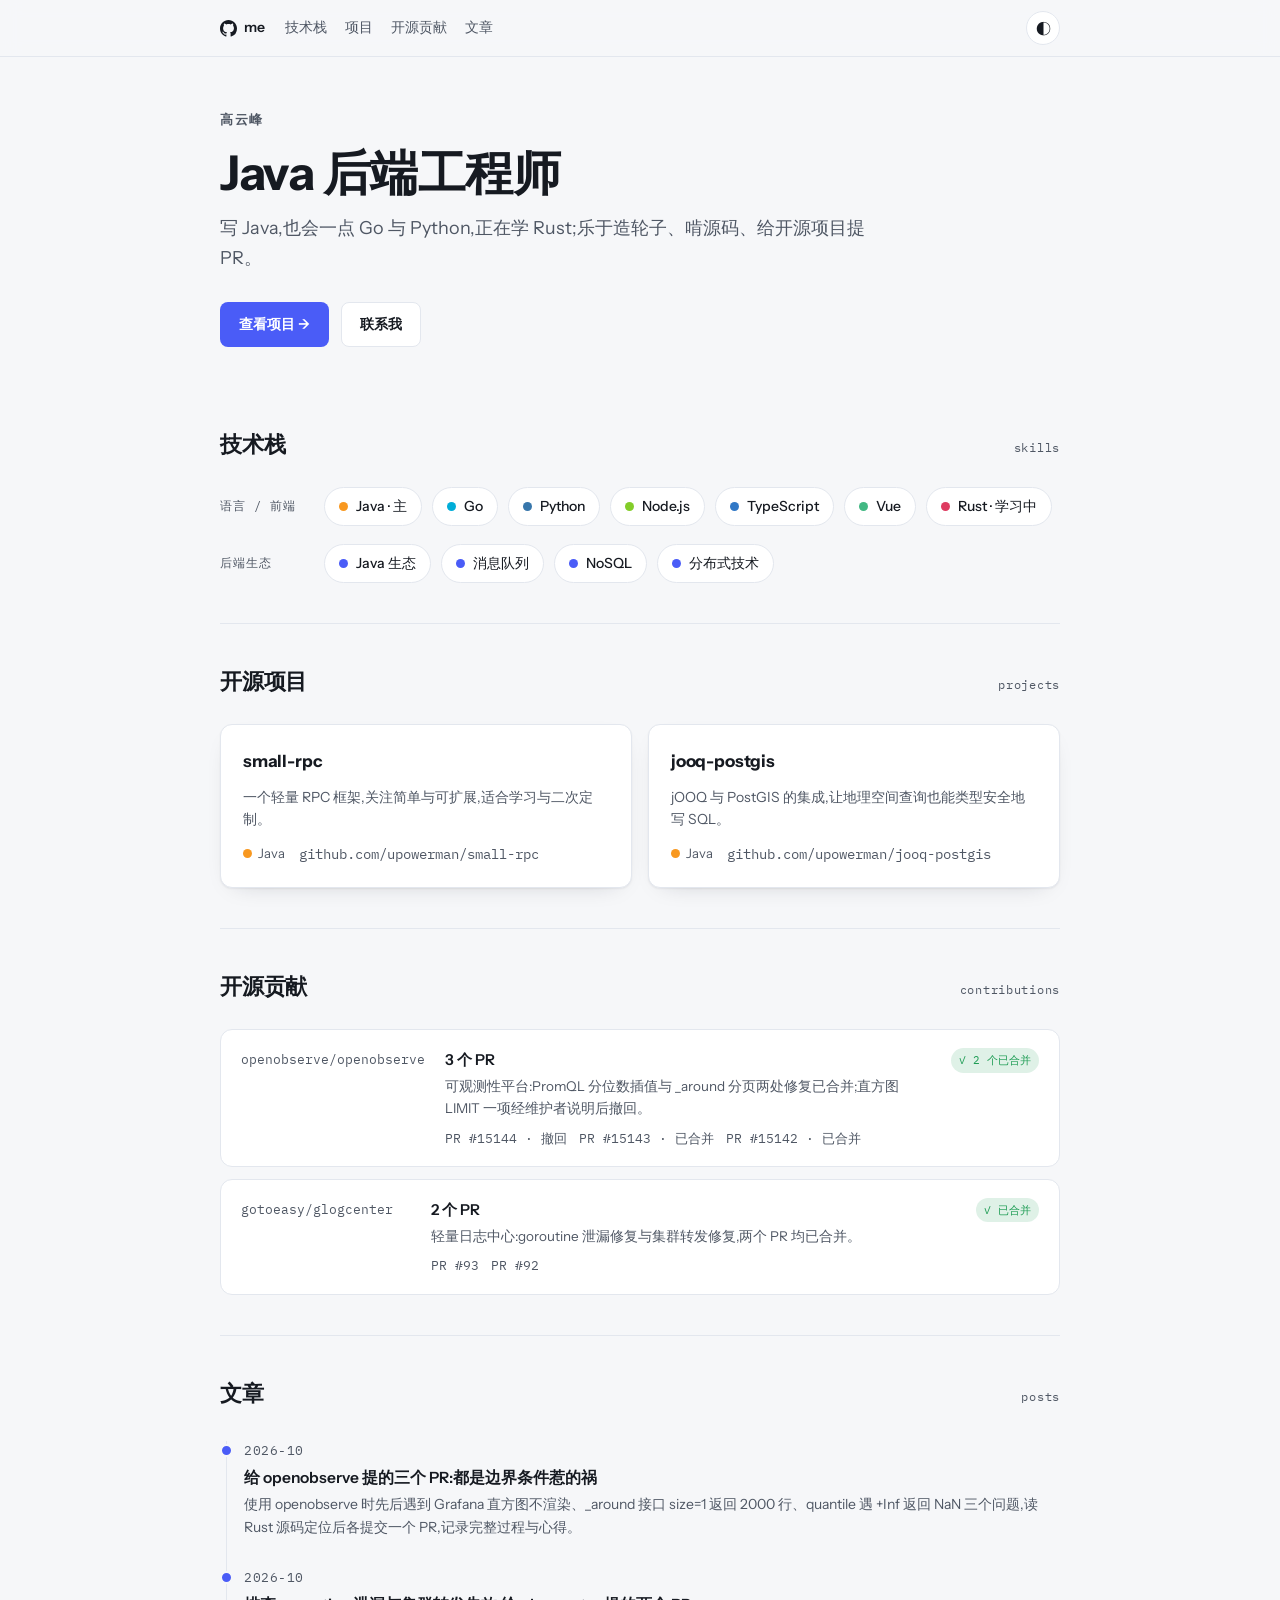
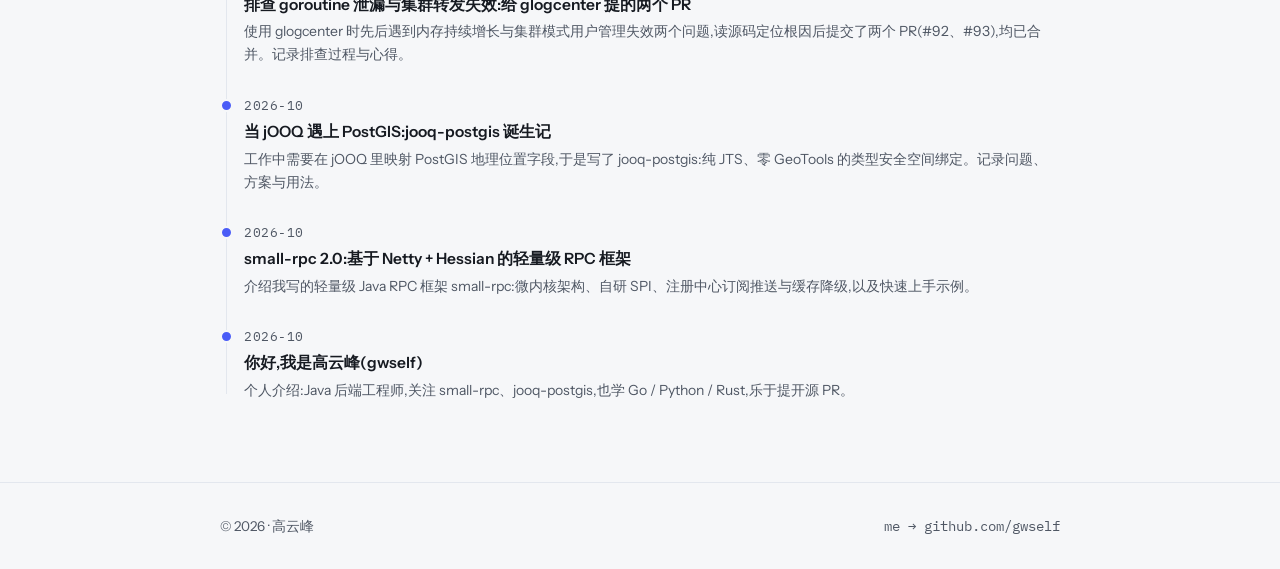
<file: index.html>
<!DOCTYPE html>
<html lang="zh-cn">
<head>
  <meta charset="utf-8">
  <meta name="viewport" content="width=device-width">
  <title>高云峰 — Java 后端工程师</title>
  <meta name="description" content="高云峰的个人主页与博客:Java 后端工程师,专注 RPC 框架、jOOQ/PostGIS,使用 Go、Python、Node.js,正在学习 Rust。分享开源项目 small-rpc、jooq-postgis 与给 openobserve、glogcenter 提 PR 的实战记录。" />
  <meta name="keywords" content="高云峰,Java,RPC,Netty,jOOQ,PostGIS,Go,Python,Rust,开源,openobserve,glogcenter,博客" />
  <meta name="robots" content="index,follow" />
  <meta name="author" content="高云峰" />
  <link rel="canonical" href="https://blog.yunitytech.top/" />
  <meta name="theme-color" content="#161a21">
  <link rel="icon" href="images/github.png">
  <link rel="alternate" type="application/rss+xml" title="高云峰的文章" href="https://blog.yunitytech.top/post/index.xml" />

  <meta property="og:type" content="website" />
  <meta property="og:site_name" content="高云峰的博客" />
  <meta property="og:title" content="高云峰 — Java 后端工程师" />
  <meta property="og:description" content="Java 后端工程师,专注 RPC 框架、jOOQ/PostGIS。分享开源项目与开源 PR 实战记录。" />
  <meta property="og:url" content="https://blog.yunitytech.top/" />
  <meta property="og:image" content="https://blog.yunitytech.top/images/avatar.png" />
  <meta property="og:locale" content="zh_CN" />
  <meta name="twitter:card" content="summary" />
  <meta name="twitter:title" content="高云峰 — Java 后端工程师" />
  <meta name="twitter:description" content="Java 后端工程师,专注 RPC 框架、jOOQ/PostGIS。分享开源项目与开源 PR 实战记录。" />
  <meta name="twitter:image" content="https://blog.yunitytech.top/images/avatar.png" />

  <script type="application/ld+json">
  {
    "@context": "https://schema.org",
    "@graph": [
      {
        "@type": "Person",
        "name": "高云峰",
        "alternateName": "gwself",
        "url": "https://blog.yunitytech.top/",
        "email": "mailto:gyf718@hotmail.com",
        "jobTitle": "Java 后端工程师",
        "sameAs": ["https://github.com/gwself", "https://github.com/upowerman"],
        "knowsAbout": ["Java", "RPC", "Netty", "jOOQ", "PostGIS", "Go", "Python", "Node.js", "TypeScript", "Vue", "Rust"]
      },
      {
        "@type": "WebSite",
        "name": "高云峰的博客",
        "url": "https://blog.yunitytech.top/",
        "inLanguage": "zh-CN",
        "author": { "@type": "Person", "name": "高云峰", "url": "https://blog.yunitytech.top/" }
      }
    ]
  }
  </script>
  <link rel="stylesheet" href="https://fonts.googleapis.com/css2?family=Instrument+Sans:wght@400;500;600;700&family=IBM+Plex+Mono:wght@400;600&display=swap">
  <link rel="stylesheet" href="css/main.css">
  <script>
    (function(){
      var T = function(d){ if(d){ document.documentElement.setAttribute('data-theme', d); } };
      try { var s = localStorage.getItem('gw-theme'); if (s) T(s); } catch(e){}
      var btn = function(){ return document.getElementById('themeBtn'); };
      window.__toggleTheme = function(){
        var cur = document.documentElement.getAttribute('data-theme');
        var dark = cur === 'dark' || (!cur && window.matchMedia && window.matchMedia('(prefers-color-scheme: dark)').matches);
        var next = dark ? 'light' : 'dark';
        document.documentElement.setAttribute('data-theme', next);
        try { localStorage.setItem('gw-theme', next); } catch(e){}
      };
    })();
  </script>
</head>
<body>

  <nav class="site-nav">
    <div class="wrap">
      <a class="nav-me" href="https://github.com/gwself" target="_blank" rel="noopener" title="me → github.com/gwself">
        <svg height="17" width="17" viewBox="0 0 16 16" aria-hidden="true"><path fill-rule="evenodd" d="M8 0C3.58 0 0 3.58 0 8c0 3.54 2.29 6.53 5.47 7.59.4.07.55-.17.55-.38 0-.19-.01-.82-.01-1.49-2.01.37-2.53-.49-2.69-.94-.09-.23-.48-.94-.82-1.13-.28-.15-.68-.52-.01-.53.63-.01 1.08.58 1.23.82.72 1.21 1.87.87 2.33.66.07-.52.28-.87.51-1.07-1.78-.2-3.64-.89-3.64-3.95 0-.87.31-1.59.82-2.15-.08-.2-.36-1.02.08-2.12 0 0 .67-.21 2.2.82.64-.18 1.32-.27 2-.27.68 0 1.36.09 2 .27 1.53-1.04 2.2-.82 2.2-.82.44 1.1.16 1.92.08 2.12.51.56.82 1.27.82 2.15 0 3.07-1.87 3.75-3.65 3.95.29.25.54.73.54 1.48 0 1.07-.01 1.93-.01 2.2 0 .21.15.46.55.38A8.013 8.013 0 0016 8c0-4.42-3.58-8-8-8z"/></svg>
        me
      </a>
      <nav class="nav-links">
        <a href="#skills">技术栈</a>
        <a href="#projects">项目</a>
        <a href="#contribs">开源贡献</a>
        <a href="post/">文章</a>
      </nav>
      <button class="theme-toggle" id="themeBtn" aria-label="切换主题" onclick="__toggleTheme()">◐</button>
    </div>
  </nav>

  <section class="hero">
    <div class="wrap">
      <div class="eyebrow">高云峰</div>
      <h1 class="hero-title">Java 后端工程师</h1>
      <p class="hero-sub">写 Java,也会一点 Go 与 Python,正在学 Rust;乐于造轮子、啃源码、给开源项目提 PR。</p>
      <div class="actions">
        <a class="btn primary" href="#projects">查看项目 →</a>
        <a class="btn" href="mailto:gyf718@hotmail.com">联系我</a>
      </div>
    </div>
  </section>

  <main class="wrap">

    <section id="skills">
      <div class="sec-head"><h2>技术栈</h2><span class="mono">skills</span></div>
      <div class="skill-group">
        <div class="skill-row">
          <span class="skill-label">语言 / 前端</span>
          <div class="skills">
            <span class="chip"><span class="dot" style="background:#f89820"></span>Java · 主</span>
            <span class="chip"><span class="dot" style="background:#00add8"></span>Go</span>
            <span class="chip"><span class="dot" style="background:#3776ab"></span>Python</span>
            <span class="chip"><span class="dot" style="background:#83cd29"></span>Node.js</span>
            <span class="chip"><span class="dot" style="background:#3178c6"></span>TypeScript</span>
            <span class="chip"><span class="dot" style="background:#42b883"></span>Vue</span>
            <span class="chip"><span class="dot" style="background:#de3b60"></span>Rust · 学习中</span>
          </div>
        </div>
        <div class="skill-row">
          <span class="skill-label">后端生态</span>
          <div class="skills">
            <span class="chip"><span class="dot dot-accent"></span>Java 生态</span>
            <span class="chip"><span class="dot dot-accent"></span>消息队列</span>
            <span class="chip"><span class="dot dot-accent"></span>NoSQL</span>
            <span class="chip"><span class="dot dot-accent"></span>分布式技术</span>
          </div>
        </div>
      </div>
    </section>

    <section id="projects">
      <div class="sec-head"><h2>开源项目</h2><span class="mono">projects</span></div>
      <div class="grid">
        <article class="card">
          <h3><a href="https://github.com/upowerman/small-rpc">small-rpc</a></h3>
          <p>一个轻量 RPC 框架,关注简单与可扩展,适合学习与二次定制。</p>
          <div class="meta">
            <span class="lang"><span class="dot" style="background:#f89820"></span>Java</span>
            <span class="mono">github.com/upowerman/small-rpc</span>
          </div>
        </article>
        <article class="card">
          <h3><a href="https://github.com/upowerman/jooq-postgis">jooq-postgis</a></h3>
          <p>jOOQ 与 PostGIS 的集成,让地理空间查询也能类型安全地写 SQL。</p>
          <div class="meta">
            <span class="lang"><span class="dot" style="background:#f89820"></span>Java</span>
            <span class="mono">github.com/upowerman/jooq-postgis</span>
          </div>
        </article>
      </div>
    </section>

    <section id="contribs">
      <div class="sec-head"><h2>开源贡献</h2><span class="mono">contributions</span></div>
      <div class="contribs">
        <div class="contrib">
          <div class="who">openobserve/openobserve</div>
          <div class="what">
            <div class="t"><a href="https://github.com/openobserve/openobserve" target="_blank" rel="noopener">3 个 PR</a></div>
            <div class="d">可观测性平台:PromQL 分位数插值与 _around 分页两处修复已合并;直方图 LIMIT 一项经维护者说明后撤回。</div>
            <div class="prlinks">
              <a href="https://github.com/openobserve/openobserve/pull/15144" target="_blank" rel="noopener" title="fix(search): keep a histogram query eligible when it carries an explicit limit — 撤回">PR #15144 · 撤回</a>
              <a href="https://github.com/openobserve/openobserve/pull/15143" target="_blank" rel="noopener" title="fix(search): clamp _around page size so small or invalid sizes stop expanding to the default limit — 已合并">PR #15143 · 已合并</a>
              <a href="https://github.com/openobserve/openobserve/pull/15142" target="_blank" rel="noopener" title="fix(promql): quantile interpolation keeps infinite bounds like Prometheus — 已合并">PR #15142 · 已合并</a>
            </div>
          </div>
          <span class="badge merged">✓ 2 个已合并</span>
        </div>
        <div class="contrib">
          <div class="who">gotoeasy/glogcenter</div>
          <div class="what">
            <div class="t"><a href="https://github.com/gotoeasy/glogcenter" target="_blank" rel="noopener">2 个 PR</a></div>
            <div class="d">轻量日志中心:goroutine 泄漏修复与集群转发修复,两个 PR 均已合并。</div>
            <div class="prlinks">
              <a href="https://github.com/gotoeasy/glogcenter/pull/93" target="_blank" rel="noopener">PR #93</a>
              <a href="https://github.com/gotoeasy/glogcenter/pull/92" target="_blank" rel="noopener">PR #92</a>
            </div>
          </div>
          <span class="badge merged">✓ 已合并</span>
        </div>
      </div>
    </section>

    <section id="posts">
      <div class="sec-head"><h2>文章</h2><span class="mono">posts</span></div>
      <ul class="timeline" id="postList" data-feed="post/index.xml">
        <li class="tl-item">
          <div class="tt empty">还没有发布文章,敬请期待。</div>
        </li>
      </ul>
    </section>

  </main>

  <footer class="site-footer">
    <div class="wrap">
      <span>© <span id="year">2026</span> · 高云峰</span>
      <a href="https://github.com/gwself" target="_blank" rel="noopener" class="mono">me → github.com/gwself</a>
    </div>
  </footer>

  <script>document.getElementById('year').textContent = new Date().getFullYear();</script>
  <script src="js/posts.js"></script>
</body>
</html>
</file>
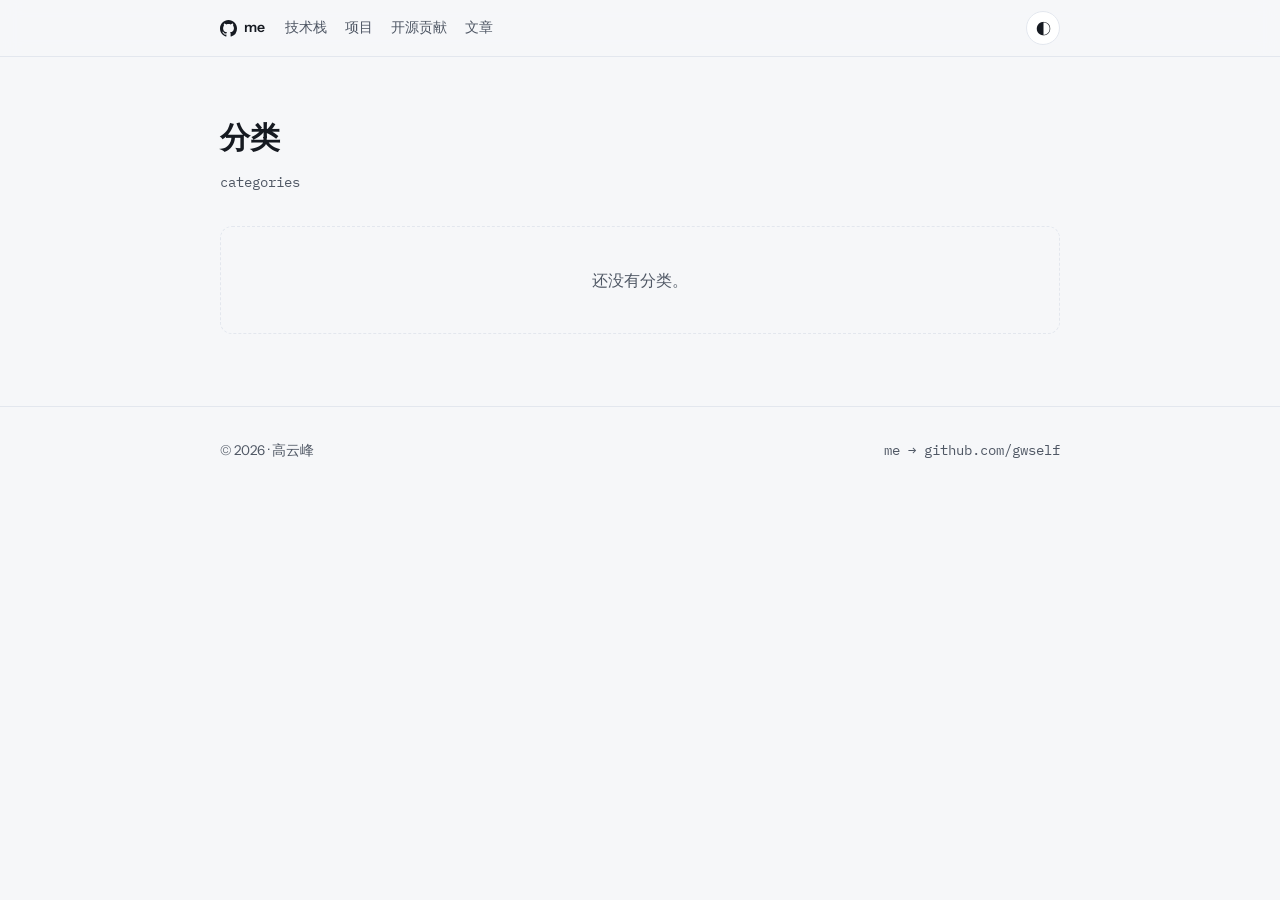
<file: categories/index.html>
<!DOCTYPE html>
<html lang="zh-cn">
<head>
  <meta charset="utf-8">
  <meta name="viewport" content="width=device-width">
  <title>分类 · 高云峰</title>
  <meta name="description" content="高云峰的博客文章分类归档。" />
  <meta name="robots" content="index,follow" />
  <link rel="canonical" href="https://blog.yunitytech.top/categories/" />
  <link rel="icon" href="../images/github.png">
  <link rel="stylesheet" href="https://fonts.googleapis.com/css2?family=Instrument+Sans:wght@400;500;600;700&family=IBM+Plex+Mono:wght@400;600&display=swap">
  <link rel="stylesheet" href="../css/main.css">
  <script>
    (function(){
      var T = function(d){ if(d){ document.documentElement.setAttribute('data-theme', d); } };
      try { var s = localStorage.getItem('gw-theme'); if (s) T(s); } catch(e){}
      window.__toggleTheme = function(){
        var cur = document.documentElement.getAttribute('data-theme');
        var dark = cur === 'dark' || (!cur && window.matchMedia && window.matchMedia('(prefers-color-scheme: dark)').matches);
        var next = dark ? 'light' : 'dark';
        document.documentElement.setAttribute('data-theme', next);
        try { localStorage.setItem('gw-theme', next); } catch(e){}
      };
    })();
  </script>
</head>
<body>

  <nav class="site-nav">
    <div class="wrap">
      <a class="nav-me" href="https://github.com/gwself" target="_blank" rel="noopener" title="me → github.com/gwself">
        <svg height="17" width="17" viewBox="0 0 16 16" aria-hidden="true"><path fill-rule="evenodd" d="M8 0C3.58 0 0 3.58 0 8c0 3.54 2.29 6.53 5.47 7.59.4.07.55-.17.55-.38 0-.19-.01-.82-.01-1.49-2.01.37-2.53-.49-2.69-.94-.09-.23-.48-.94-.82-1.13-.28-.15-.68-.52-.01-.53.63-.01 1.08.58 1.23.82.72 1.21 1.87.87 2.33.66.07-.52.28-.87.51-1.07-1.78-.2-3.64-.89-3.64-3.95 0-.87.31-1.59.82-2.15-.08-.2-.36-1.02.08-2.12 0 0 .67-.21 2.2.82.64-.18 1.32-.27 2-.27.68 0 1.36.09 2 .27 1.53-1.04 2.2-.82 2.2-.82.44 1.1.16 1.92.08 2.12.51.56.82 1.27.82 2.15 0 3.07-1.87 3.75-3.65 3.95.29.25.54.73.54 1.48 0 1.07-.01 1.93-.01 2.2 0 .21.15.46.55.38A8.013 8.013 0 0016 8c0-4.42-3.58-8-8-8z"/></svg>
        me
      </a>
      <nav class="nav-links">
        <a href="../index.html#skills">技术栈</a>
        <a href="../index.html#projects">项目</a>
        <a href="../index.html#contribs">开源贡献</a>
        <a href="../post/index.html">文章</a>
      </nav>
      <button class="theme-toggle" id="themeBtn" aria-label="切换主题" onclick="__toggleTheme()">◐</button>
    </div>
  </nav>

  <div class="page-head wrap">
    <h1>分类</h1>
    <span class="mono">categories</span>
  </div>

  <main class="wrap" style="padding-block:24px 48px;">
    <div class="archive-items">
      <p class="empty" style="width:100%;margin:0">还没有分类。</p>
    </div>
  </main>

  <footer class="site-footer">
    <div class="wrap">
      <span>© <span id="year">2026</span> · 高云峰</span>
      <a href="https://github.com/gwself" target="_blank" rel="noopener" class="mono">me → github.com/gwself</a>
    </div>
  </footer>

  <script>document.getElementById('year').textContent = new Date().getFullYear();</script>
</body>
</html>
</file>
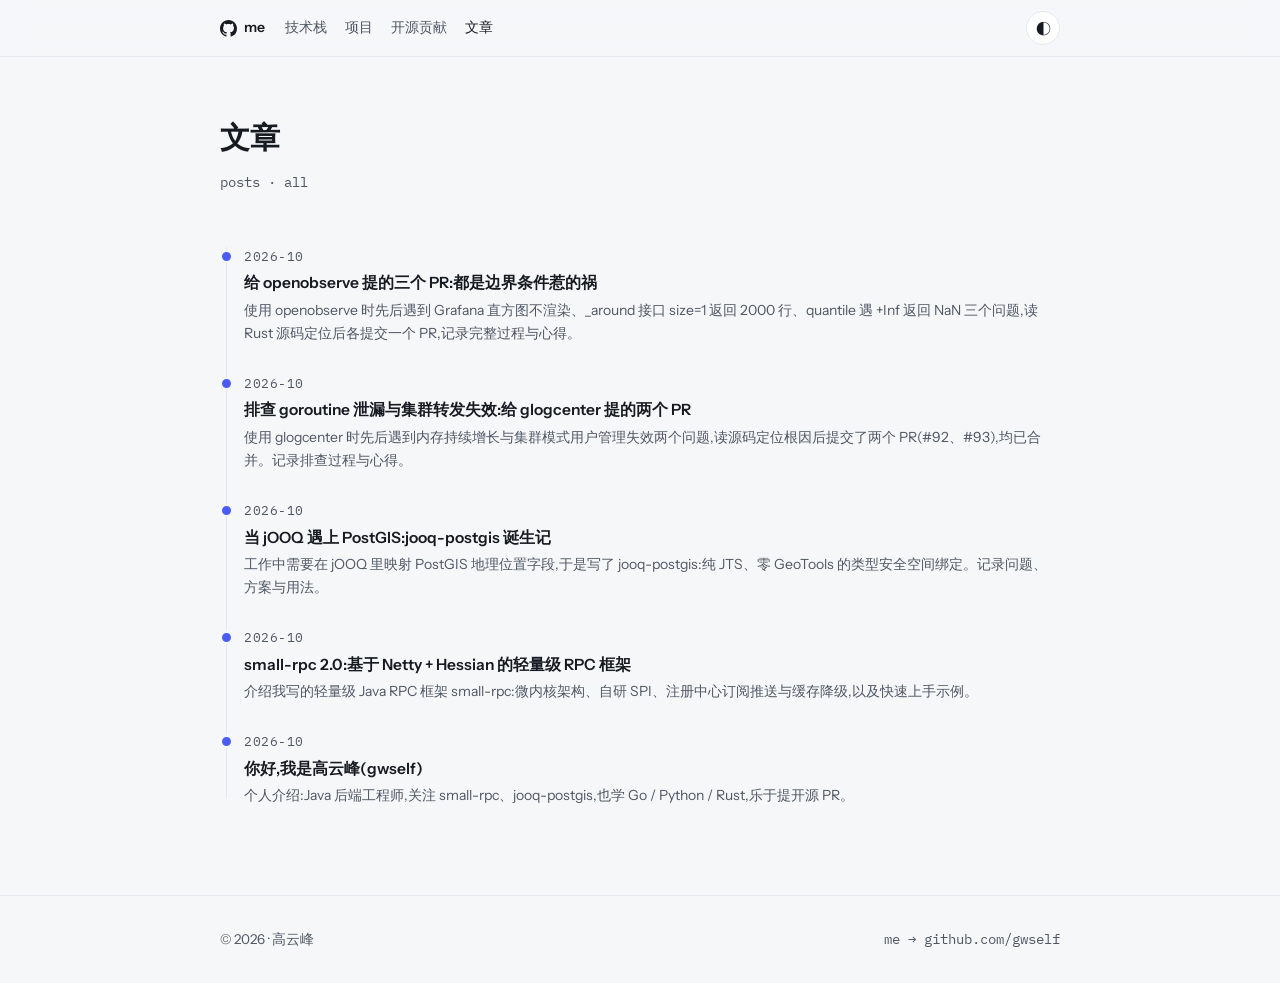
<file: post/index.html>
<!DOCTYPE html>
<html lang="zh-cn">
<head>
  <meta charset="utf-8">
  <meta name="viewport" content="width=device-width">
  <title>文章 · 高云峰</title>
  <meta name="description" content="高云峰的博客文章列表:RPC 框架、jOOQ/PostGIS、开源贡献实战等技术文章。" />
  <meta name="robots" content="index,follow" />
  <link rel="canonical" href="https://blog.yunitytech.top/post/" />
  <meta property="og:type" content="website" />
  <meta property="og:site_name" content="高云峰的博客" />
  <meta property="og:title" content="文章 · 高云峰" />
  <meta property="og:url" content="https://blog.yunitytech.top/post/" />
  <meta property="og:locale" content="zh_CN" />
  <link rel="icon" href="../images/github.png">
  <link rel="stylesheet" href="https://fonts.googleapis.com/css2?family=Instrument+Sans:wght@400;500;600;700&family=IBM+Plex+Mono:wght@400;600&display=swap">
  <link rel="stylesheet" href="../css/main.css">
  <script>
    (function(){
      var T = function(d){ if(d){ document.documentElement.setAttribute('data-theme', d); } };
      try { var s = localStorage.getItem('gw-theme'); if (s) T(s); } catch(e){}
      window.__toggleTheme = function(){
        var cur = document.documentElement.getAttribute('data-theme');
        var dark = cur === 'dark' || (!cur && window.matchMedia && window.matchMedia('(prefers-color-scheme: dark)').matches);
        var next = dark ? 'light' : 'dark';
        document.documentElement.setAttribute('data-theme', next);
        try { localStorage.setItem('gw-theme', next); } catch(e){}
      };
    })();
  </script>
</head>
<body>

  <nav class="site-nav">
    <div class="wrap">
      <a class="nav-me" href="https://github.com/gwself" target="_blank" rel="noopener" title="me → github.com/gwself">
        <svg height="17" width="17" viewBox="0 0 16 16" aria-hidden="true"><path fill-rule="evenodd" d="M8 0C3.58 0 0 3.58 0 8c0 3.54 2.29 6.53 5.47 7.59.4.07.55-.17.55-.38 0-.19-.01-.82-.01-1.49-2.01.37-2.53-.49-2.69-.94-.09-.23-.48-.94-.82-1.13-.28-.15-.68-.52-.01-.53.63-.01 1.08.58 1.23.82.72 1.21 1.87.87 2.33.66.07-.52.28-.87.51-1.07-1.78-.2-3.64-.89-3.64-3.95 0-.87.31-1.59.82-2.15-.08-.2-.36-1.02.08-2.12 0 0 .67-.21 2.2.82.64-.18 1.32-.27 2-.27.68 0 1.36.09 2 .27 1.53-1.04 2.2-.82 2.2-.82.44 1.1.16 1.92.08 2.12.51.56.82 1.27.82 2.15 0 3.07-1.87 3.75-3.65 3.95.29.25.54.73.54 1.48 0 1.07-.01 1.93-.01 2.2 0 .21.15.46.55.38A8.013 8.013 0 0016 8c0-4.42-3.58-8-8-8z"/></svg>
        me
      </a>
      <nav class="nav-links">
        <a href="../index.html#skills">技术栈</a>
        <a href="../index.html#projects">项目</a>
        <a href="../index.html#contribs">开源贡献</a>
        <a href="index.html" style="color:var(--fg)">文章</a>
      </nav>
      <button class="theme-toggle" id="themeBtn" aria-label="切换主题" onclick="__toggleTheme()">◐</button>
    </div>
  </nav>

  <div class="page-head wrap">
    <h1>文章</h1>
    <span class="mono">posts · all</span>
  </div>

  <main class="wrap" style="padding-block:24px 48px;">
    <ul class="timeline" id="postList">
      <li class="tl-item">
        <div class="tt empty">还没有文章,敬请期待。</div>
      </li>
    </ul>
  </main>

  <footer class="site-footer">
    <div class="wrap">
      <span>© <span id="year">2026</span> · 高云峰</span>
      <a href="https://github.com/gwself" target="_blank" rel="noopener" class="mono">me → github.com/gwself</a>
    </div>
  </footer>

  <script>document.getElementById('year').textContent = new Date().getFullYear();</script>
  <script src="../js/posts.js"></script>
</body>
</html>
</file>
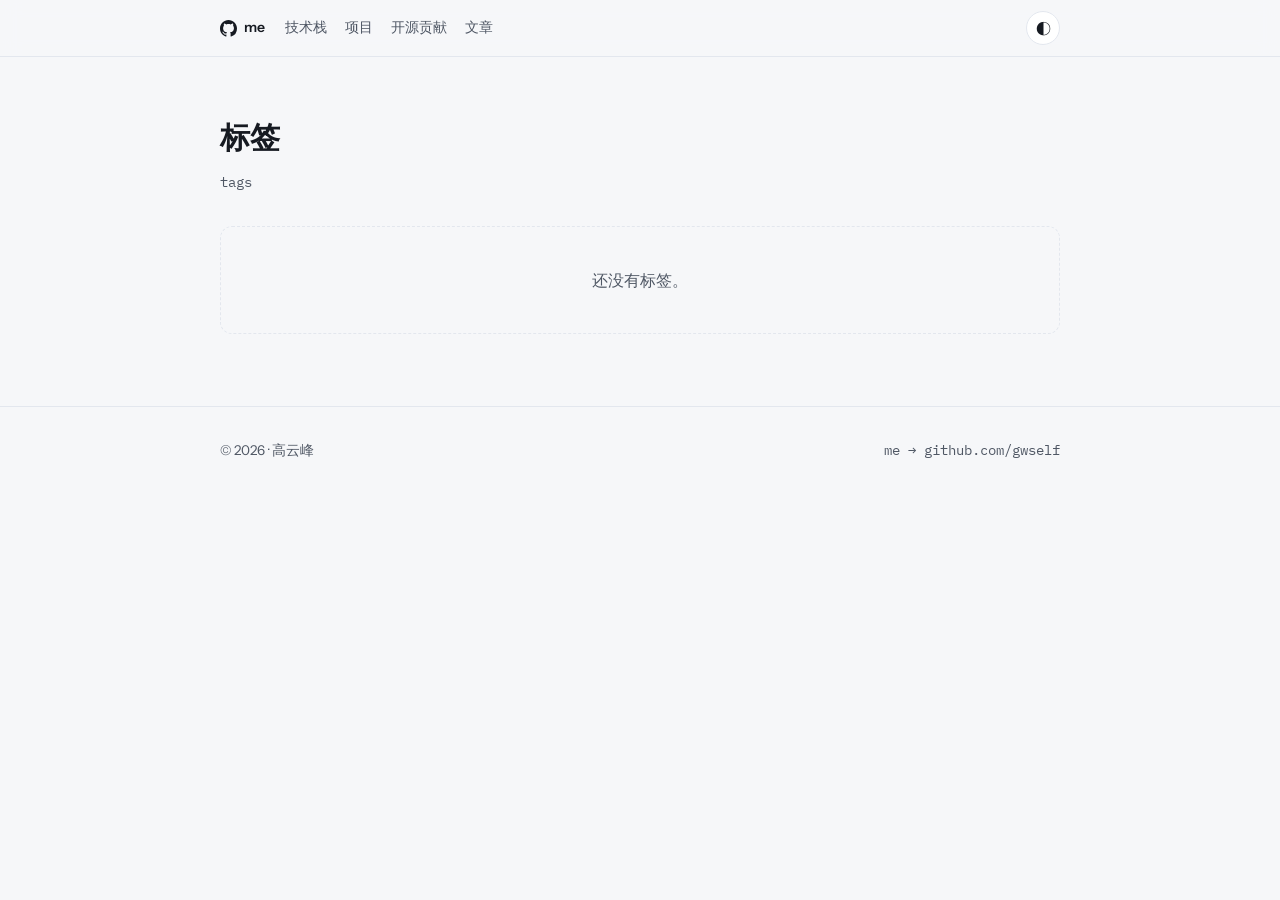
<file: tags/index.html>
<!DOCTYPE html>
<html lang="zh-cn">
<head>
  <meta charset="utf-8">
  <meta name="viewport" content="width=device-width">
  <title>标签 · 高云峰</title>
  <meta name="description" content="高云峰的博客文章标签归档。" />
  <meta name="robots" content="index,follow" />
  <link rel="canonical" href="https://blog.yunitytech.top/tags/" />
  <link rel="icon" href="../images/github.png">
  <link rel="stylesheet" href="https://fonts.googleapis.com/css2?family=Instrument+Sans:wght@400;500;600;700&family=IBM+Plex+Mono:wght@400;600&display=swap">
  <link rel="stylesheet" href="../css/main.css">
  <script>
    (function(){
      var T = function(d){ if(d){ document.documentElement.setAttribute('data-theme', d); } };
      try { var s = localStorage.getItem('gw-theme'); if (s) T(s); } catch(e){}
      window.__toggleTheme = function(){
        var cur = document.documentElement.getAttribute('data-theme');
        var dark = cur === 'dark' || (!cur && window.matchMedia && window.matchMedia('(prefers-color-scheme: dark)').matches);
        var next = dark ? 'light' : 'dark';
        document.documentElement.setAttribute('data-theme', next);
        try { localStorage.setItem('gw-theme', next); } catch(e){}
      };
    })();
  </script>
</head>
<body>

  <nav class="site-nav">
    <div class="wrap">
      <a class="nav-me" href="https://github.com/gwself" target="_blank" rel="noopener" title="me → github.com/gwself">
        <svg height="17" width="17" viewBox="0 0 16 16" aria-hidden="true"><path fill-rule="evenodd" d="M8 0C3.58 0 0 3.58 0 8c0 3.54 2.29 6.53 5.47 7.59.4.07.55-.17.55-.38 0-.19-.01-.82-.01-1.49-2.01.37-2.53-.49-2.69-.94-.09-.23-.48-.94-.82-1.13-.28-.15-.68-.52-.01-.53.63-.01 1.08.58 1.23.82.72 1.21 1.87.87 2.33.66.07-.52.28-.87.51-1.07-1.78-.2-3.64-.89-3.64-3.95 0-.87.31-1.59.82-2.15-.08-.2-.36-1.02.08-2.12 0 0 .67-.21 2.2.82.64-.18 1.32-.27 2-.27.68 0 1.36.09 2 .27 1.53-1.04 2.2-.82 2.2-.82.44 1.1.16 1.92.08 2.12.51.56.82 1.27.82 2.15 0 3.07-1.87 3.75-3.65 3.95.29.25.54.73.54 1.48 0 1.07-.01 1.93-.01 2.2 0 .21.15.46.55.38A8.013 8.013 0 0016 8c0-4.42-3.58-8-8-8z"/></svg>
        me
      </a>
      <nav class="nav-links">
        <a href="../index.html#skills">技术栈</a>
        <a href="../index.html#projects">项目</a>
        <a href="../index.html#contribs">开源贡献</a>
        <a href="../post/index.html">文章</a>
      </nav>
      <button class="theme-toggle" id="themeBtn" aria-label="切换主题" onclick="__toggleTheme()">◐</button>
    </div>
  </nav>

  <div class="page-head wrap">
    <h1>标签</h1>
    <span class="mono">tags</span>
  </div>

  <main class="wrap" style="padding-block:24px 48px;">
    <div class="archive-items">
      <p class="empty" style="width:100%;margin:0">还没有标签。</p>
    </div>
  </main>

  <footer class="site-footer">
    <div class="wrap">
      <span>© <span id="year">2026</span> · 高云峰</span>
      <a href="https://github.com/gwself" target="_blank" rel="noopener" class="mono">me → github.com/gwself</a>
    </div>
  </footer>

  <script>document.getElementById('year').textContent = new Date().getFullYear();</script>
</body>
</html>
</file>
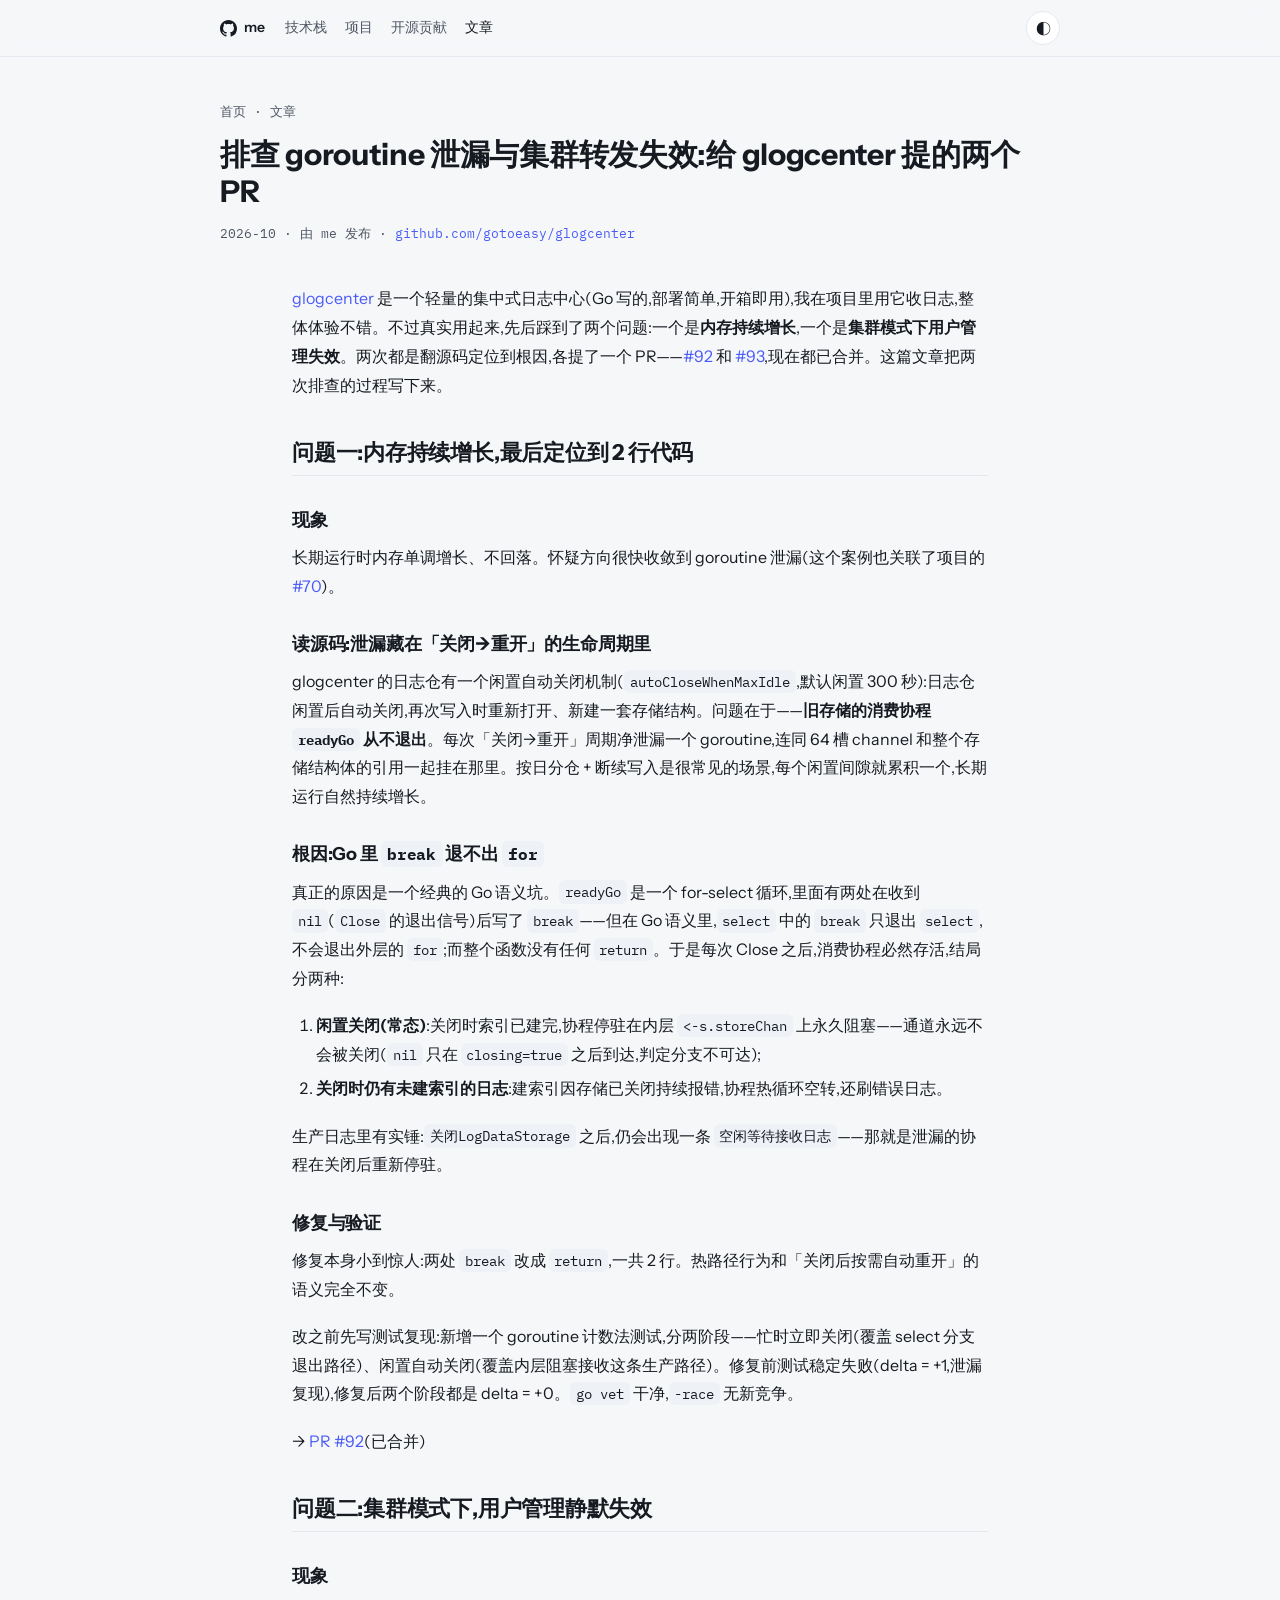
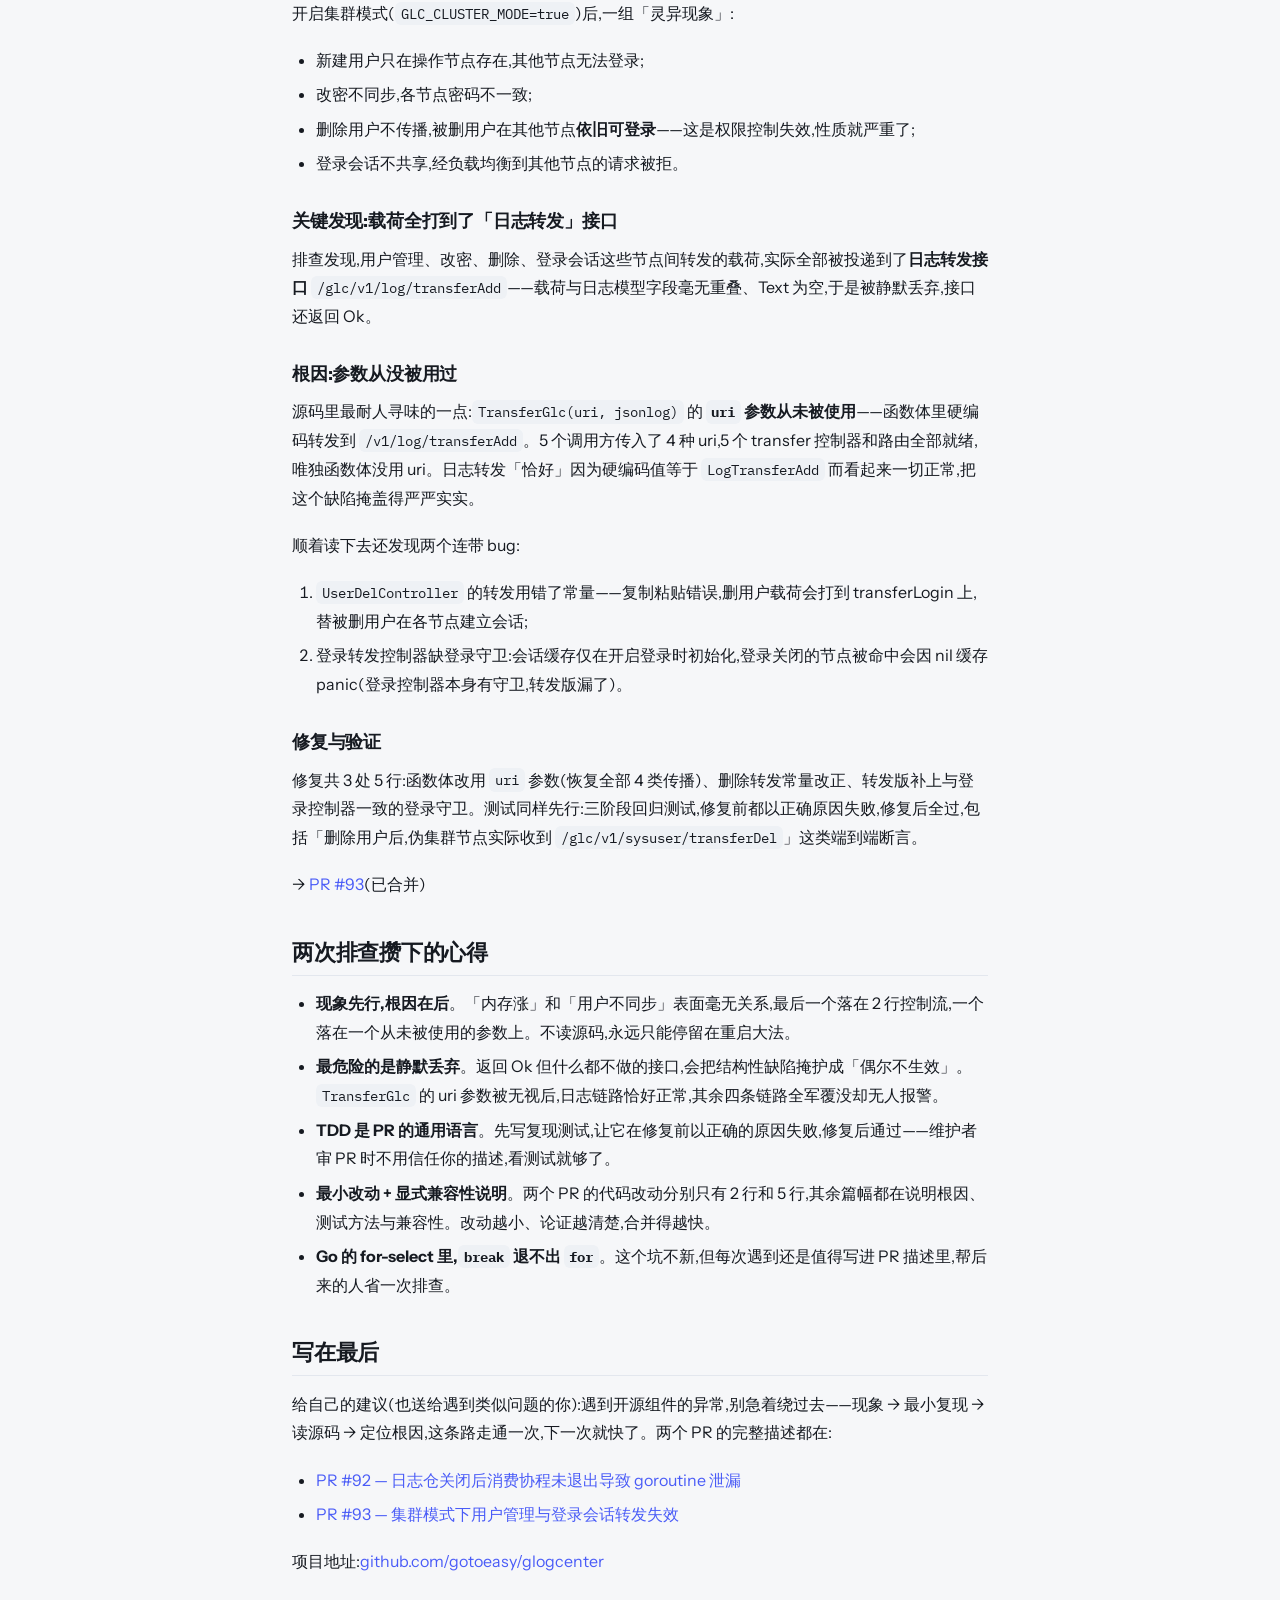
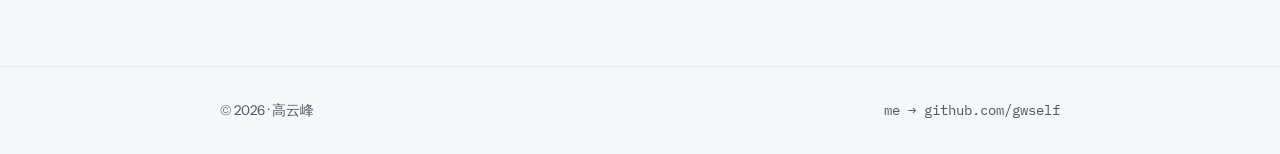
<file: post/glogcenter-two-prs/index.html>
<!DOCTYPE html>
<html lang="zh-cn">
<head>
  <meta charset="utf-8">
  <meta name="viewport" content="width=device-width">
  <title>排查 goroutine 泄漏与集群转发失效:给 glogcenter 提的两个 PR</title>
  <meta name="description" content="使用 glogcenter 时先后遇到内存持续增长与集群模式用户管理失效两个问题,读源码定位根因后提交了两个 PR(#92、#93),均已合并。记录排查过程与心得。" />
  <meta name="robots" content="index,follow" />
  <meta name="keywords" content="Go,golang,goroutine 泄漏,for-select,break,集群,开源 PR,glogcenter" />
  <link rel="canonical" href="https://blog.yunitytech.top/post/glogcenter-two-prs/" />
  <meta property="og:type" content="article" />
  <meta property="og:site_name" content="高云峰的博客" />
  <meta property="og:title" content="排查 goroutine 泄漏与集群转发失效:给 glogcenter 提的两个 PR" />
  <meta property="og:description" content="两个问题、两次读源码、两个已合并的 PR。记录完整排查过程与心得。" />
  <meta property="og:url" content="https://blog.yunitytech.top/post/glogcenter-two-prs/" />
  <meta property="og:image" content="https://blog.yunitytech.top/images/avatar.png" />
  <meta property="og:locale" content="zh_CN" />
  <meta property="article:published_time" content="2026-10-06" />
  <script type="application/ld+json">
  {
    "@context": "https://schema.org",
    "@type": "BlogPosting",
    "headline": "排查 goroutine 泄漏与集群转发失效:给 glogcenter 提的两个 PR",
    "url": "https://blog.yunitytech.top/post/glogcenter-two-prs/",
    "datePublished": "2026-10-06",
    "dateModified": "2026-10-06",
    "inLanguage": "zh-CN",
    "author": { "@type": "Person", "name": "高云峰", "url": "https://blog.yunitytech.top/" },
    "mainEntityOfPage": "https://blog.yunitytech.top/post/glogcenter-two-prs/"
  }
  </script>
  <link rel="icon" href="../../images/github.png">
  <link rel="stylesheet" href="https://fonts.googleapis.com/css2?family=Instrument+Sans:wght@400;500;600;700&family=IBM+Plex+Mono:wght@400;600&display=swap">
  <link rel="stylesheet" href="../../css/main.css">
  <script>
    (function(){
      var T = function(d){ if(d){ document.documentElement.setAttribute('data-theme', d); } };
      try { var s = localStorage.getItem('gw-theme'); if (s) T(s); } catch(e){}
      window.__toggleTheme = function(){
        var cur = document.documentElement.getAttribute('data-theme');
        var dark = cur === 'dark' || (!cur && window.matchMedia && window.matchMedia('(prefers-color-scheme: dark)').matches);
        var next = dark ? 'light' : 'dark';
        document.documentElement.setAttribute('data-theme', next);
        try { localStorage.setItem('gw-theme', next); } catch(e){}
      };
    })();
  </script>
</head>
<body>

  <nav class="site-nav">
    <div class="wrap">
      <a class="nav-me" href="https://github.com/gwself" target="_blank" rel="noopener" title="me → github.com/gwself">
        <svg height="17" width="17" viewBox="0 0 16 16" aria-hidden="true"><path fill-rule="evenodd" d="M8 0C3.58 0 0 3.58 0 8c0 3.54 2.29 6.53 5.47 7.59.4.07.55-.17.55-.38 0-.19-.01-.82-.01-1.49-2.01.37-2.53-.49-2.69-.94-.09-.23-.48-.94-.82-1.13-.28-.15-.68-.52-.01-.53.63-.01 1.08.58 1.23.82.72 1.21 1.87.87 2.33.66.07-.52.28-.87.51-1.07-1.78-.2-3.64-.89-3.64-3.95 0-.87.31-1.59.82-2.15-.08-.2-.36-1.02.08-2.12 0 0 .67-.21 2.2.82.64-.18 1.32-.27 2-.27.68 0 1.36.09 2 .27 1.53-1.04 2.2-.82 2.2-.82.44 1.1.16 1.92.08 2.12.51.56.82 1.27.82 2.15 0 3.07-1.87 3.75-3.65 3.95.29.25.54.73.54 1.48 0 1.07-.01 1.93-.01 2.2 0 .21.15.46.55.38A8.013 8.013 0 0016 8c0-4.42-3.58-8-8-8z"/></svg>
        me
      </a>
      <nav class="nav-links">
        <a href="../../index.html#skills">技术栈</a>
        <a href="../../index.html#projects">项目</a>
        <a href="../../index.html#contribs">开源贡献</a>
        <a href="../index.html" style="color:var(--fg)">文章</a>
      </nav>
      <button class="theme-toggle" id="themeBtn" aria-label="切换主题" onclick="__toggleTheme()">◐</button>
    </div>
  </nav>

  <div class="article-head wrap">
    <p class="crumbs"><a href="../../index.html">首页</a> · <a href="../index.html">文章</a></p>
    <h1>排查 goroutine 泄漏与集群转发失效:给 glogcenter 提的两个 PR</h1>
    <p class="meta">2026-10 · 由 me 发布 · <a href="https://github.com/gotoeasy/glogcenter" target="_blank" rel="noopener">github.com/gotoeasy/glogcenter</a></p>
  </div>

  <article class="article-body wrap">
    <p><a href="https://github.com/gotoeasy/glogcenter" target="_blank" rel="noopener">glogcenter</a> 是一个轻量的集中式日志中心(Go 写的,部署简单,开箱即用),我在项目里用它收日志,整体体验不错。不过真实用起来,先后踩到了两个问题:一个是<strong>内存持续增长</strong>,一个是<strong>集群模式下用户管理失效</strong>。两次都是翻源码定位到根因,各提了一个 PR——<a href="https://github.com/gotoeasy/glogcenter/pull/92" target="_blank" rel="noopener">#92</a> 和 <a href="https://github.com/gotoeasy/glogcenter/pull/93" target="_blank" rel="noopener">#93</a>,现在都已合并。这篇文章把两次排查的过程写下来。</p>

    <h2>问题一:内存持续增长,最后定位到 2 行代码</h2>

    <h3>现象</h3>
    <p>长期运行时内存单调增长、不回落。怀疑方向很快收敛到 goroutine 泄漏(这个案例也关联了项目的 <a href="https://github.com/gotoeasy/glogcenter/issues/70" target="_blank" rel="noopener">#70</a>)。</p>

    <h3>读源码:泄漏藏在「关闭→重开」的生命周期里</h3>
    <p>glogcenter 的日志仓有一个闲置自动关闭机制(<code>autoCloseWhenMaxIdle</code>,默认闲置 300 秒):日志仓闲置后自动关闭,再次写入时重新打开、新建一套存储结构。问题在于——<strong>旧存储的消费协程 <code>readyGo</code> 从不退出</strong>。每次「关闭→重开」周期净泄漏一个 goroutine,连同 64 槽 channel 和整个存储结构体的引用一起挂在那里。按日分仓 + 断续写入是很常见的场景,每个闲置间隙就累积一个,长期运行自然持续增长。</p>

    <h3>根因:Go 里 <code>break</code> 退不出 <code>for</code></h3>
    <p>真正的原因是一个经典的 Go 语义坑。<code>readyGo</code> 是一个 for-select 循环,里面有两处在收到 <code>nil</code>(<code>Close</code> 的退出信号)后写了 <code>break</code>——但在 Go 语义里,<code>select</code> 中的 <code>break</code> 只退出 <code>select</code>,不会退出外层的 <code>for</code>;而整个函数没有任何 <code>return</code>。于是每次 Close 之后,消费协程必然存活,结局分两种:</p>
    <ol>
      <li><strong>闲置关闭(常态)</strong>:关闭时索引已建完,协程停驻在内层 <code>&lt;-s.storeChan</code> 上永久阻塞——通道永远不会被关闭(<code>nil</code> 只在 <code>closing=true</code> 之后到达,判定分支不可达);</li>
      <li><strong>关闭时仍有未建索引的日志</strong>:建索引因存储已关闭持续报错,协程热循环空转,还刷错误日志。</li>
    </ol>
    <p>生产日志里有实锤:<code>关闭LogDataStorage</code> 之后,仍会出现一条 <code>空闲等待接收日志</code>——那就是泄漏的协程在关闭后重新停驻。</p>

    <h3>修复与验证</h3>
    <p>修复本身小到惊人:两处 <code>break</code> 改成 <code>return</code>,一共 2 行。热路径行为和「关闭后按需自动重开」的语义完全不变。</p>
    <p>改之前先写测试复现:新增一个 goroutine 计数法测试,分两阶段——忙时立即关闭(覆盖 select 分支退出路径)、闲置自动关闭(覆盖内层阻塞接收这条生产路径)。修复前测试稳定失败(delta = +1,泄漏复现),修复后两个阶段都是 delta = +0。<code>go vet</code> 干净,<code>-race</code> 无新竞争。</p>
    <p>→ <a href="https://github.com/gotoeasy/glogcenter/pull/92" target="_blank" rel="noopener">PR #92</a>(已合并)</p>

    <h2>问题二:集群模式下,用户管理静默失效</h2>

    <h3>现象</h3>
    <p>开启集群模式(<code>GLC_CLUSTER_MODE=true</code>)后,一组「灵异现象」:</p>
    <ul>
      <li>新建用户只在操作节点存在,其他节点无法登录;</li>
      <li>改密不同步,各节点密码不一致;</li>
      <li>删除用户不传播,被删用户在其他节点<strong>依旧可登录</strong>——这是权限控制失效,性质就严重了;</li>
      <li>登录会话不共享,经负载均衡到其他节点的请求被拒。</li>
    </ul>

    <h3>关键发现:载荷全打到了「日志转发」接口</h3>
    <p>排查发现,用户管理、改密、删除、登录会话这些节点间转发的载荷,实际全部被投递到了<strong>日志转发接口</strong> <code>/glc/v1/log/transferAdd</code>——载荷与日志模型字段毫无重叠、Text 为空,于是被静默丢弃,接口还返回 Ok。</p>

    <h3>根因:参数从没被用过</h3>
    <p>源码里最耐人寻味的一点:<code>TransferGlc(uri, jsonlog)</code> 的 <strong><code>uri</code> 参数从未被使用</strong>——函数体里硬编码转发到 <code>/v1/log/transferAdd</code>。5 个调用方传入了 4 种 uri,5 个 transfer 控制器和路由全部就绪,唯独函数体没用 uri。日志转发「恰好」因为硬编码值等于 <code>LogTransferAdd</code> 而看起来一切正常,把这个缺陷掩盖得严严实实。</p>
    <p>顺着读下去还发现两个连带 bug:</p>
    <ol>
      <li><code>UserDelController</code> 的转发用错了常量——复制粘贴错误,删用户载荷会打到 transferLogin 上,替被删用户在各节点建立会话;</li>
      <li>登录转发控制器缺登录守卫:会话缓存仅在开启登录时初始化,登录关闭的节点被命中会因 nil 缓存 panic(登录控制器本身有守卫,转发版漏了)。</li>
    </ol>

    <h3>修复与验证</h3>
    <p>修复共 3 处 5 行:函数体改用 <code>uri</code> 参数(恢复全部 4 类传播)、删除转发常量改正、转发版补上与登录控制器一致的登录守卫。测试同样先行:三阶段回归测试,修复前都以正确原因失败,修复后全过,包括「删除用户后,伪集群节点实际收到 <code>/glc/v1/sysuser/transferDel</code>」这类端到端断言。</p>
    <p>→ <a href="https://github.com/gotoeasy/glogcenter/pull/93" target="_blank" rel="noopener">PR #93</a>(已合并)</p>

    <h2>两次排查攒下的心得</h2>
    <ul>
      <li><strong>现象先行,根因在后</strong>。「内存涨」和「用户不同步」表面毫无关系,最后一个落在 2 行控制流,一个落在一个从未被使用的参数上。不读源码,永远只能停留在重启大法。</li>
      <li><strong>最危险的是静默丢弃</strong>。返回 Ok 但什么都不做的接口,会把结构性缺陷掩护成「偶尔不生效」。<code>TransferGlc</code> 的 uri 参数被无视后,日志链路恰好正常,其余四条链路全军覆没却无人报警。</li>
      <li><strong>TDD 是 PR 的通用语言</strong>。先写复现测试,让它在修复前以正确的原因失败,修复后通过——维护者审 PR 时不用信任你的描述,看测试就够了。</li>
      <li><strong>最小改动 + 显式兼容性说明</strong>。两个 PR 的代码改动分别只有 2 行和 5 行,其余篇幅都在说明根因、测试方法与兼容性。改动越小、论证越清楚,合并得越快。</li>
      <li><strong>Go 的 for-select 里,<code>break</code> 退不出 <code>for</code></strong>。这个坑不新,但每次遇到还是值得写进 PR 描述里,帮后来的人省一次排查。</li>
    </ul>

    <h2>写在最后</h2>
    <p>给自己的建议(也送给遇到类似问题的你):遇到开源组件的异常,别急着绕过去——现象 → 最小复现 → 读源码 → 定位根因,这条路走通一次,下一次就快了。两个 PR 的完整描述都在:</p>
    <ul>
      <li><a href="https://github.com/gotoeasy/glogcenter/pull/92" target="_blank" rel="noopener">PR #92 — 日志仓关闭后消费协程未退出导致 goroutine 泄漏</a></li>
      <li><a href="https://github.com/gotoeasy/glogcenter/pull/93" target="_blank" rel="noopener">PR #93 — 集群模式下用户管理与登录会话转发失效</a></li>
    </ul>
    <p>项目地址:<a href="https://github.com/gotoeasy/glogcenter" target="_blank" rel="noopener">github.com/gotoeasy/glogcenter</a></p>
  </article>

  <footer class="site-footer">
    <div class="wrap">
      <span>© <span id="year">2026</span> · 高云峰</span>
      <a href="https://github.com/gwself" target="_blank" rel="noopener" class="mono">me → github.com/gwself</a>
    </div>
  </footer>

  <script>document.getElementById('year').textContent = new Date().getFullYear();</script>
</body>
</html>
</file>
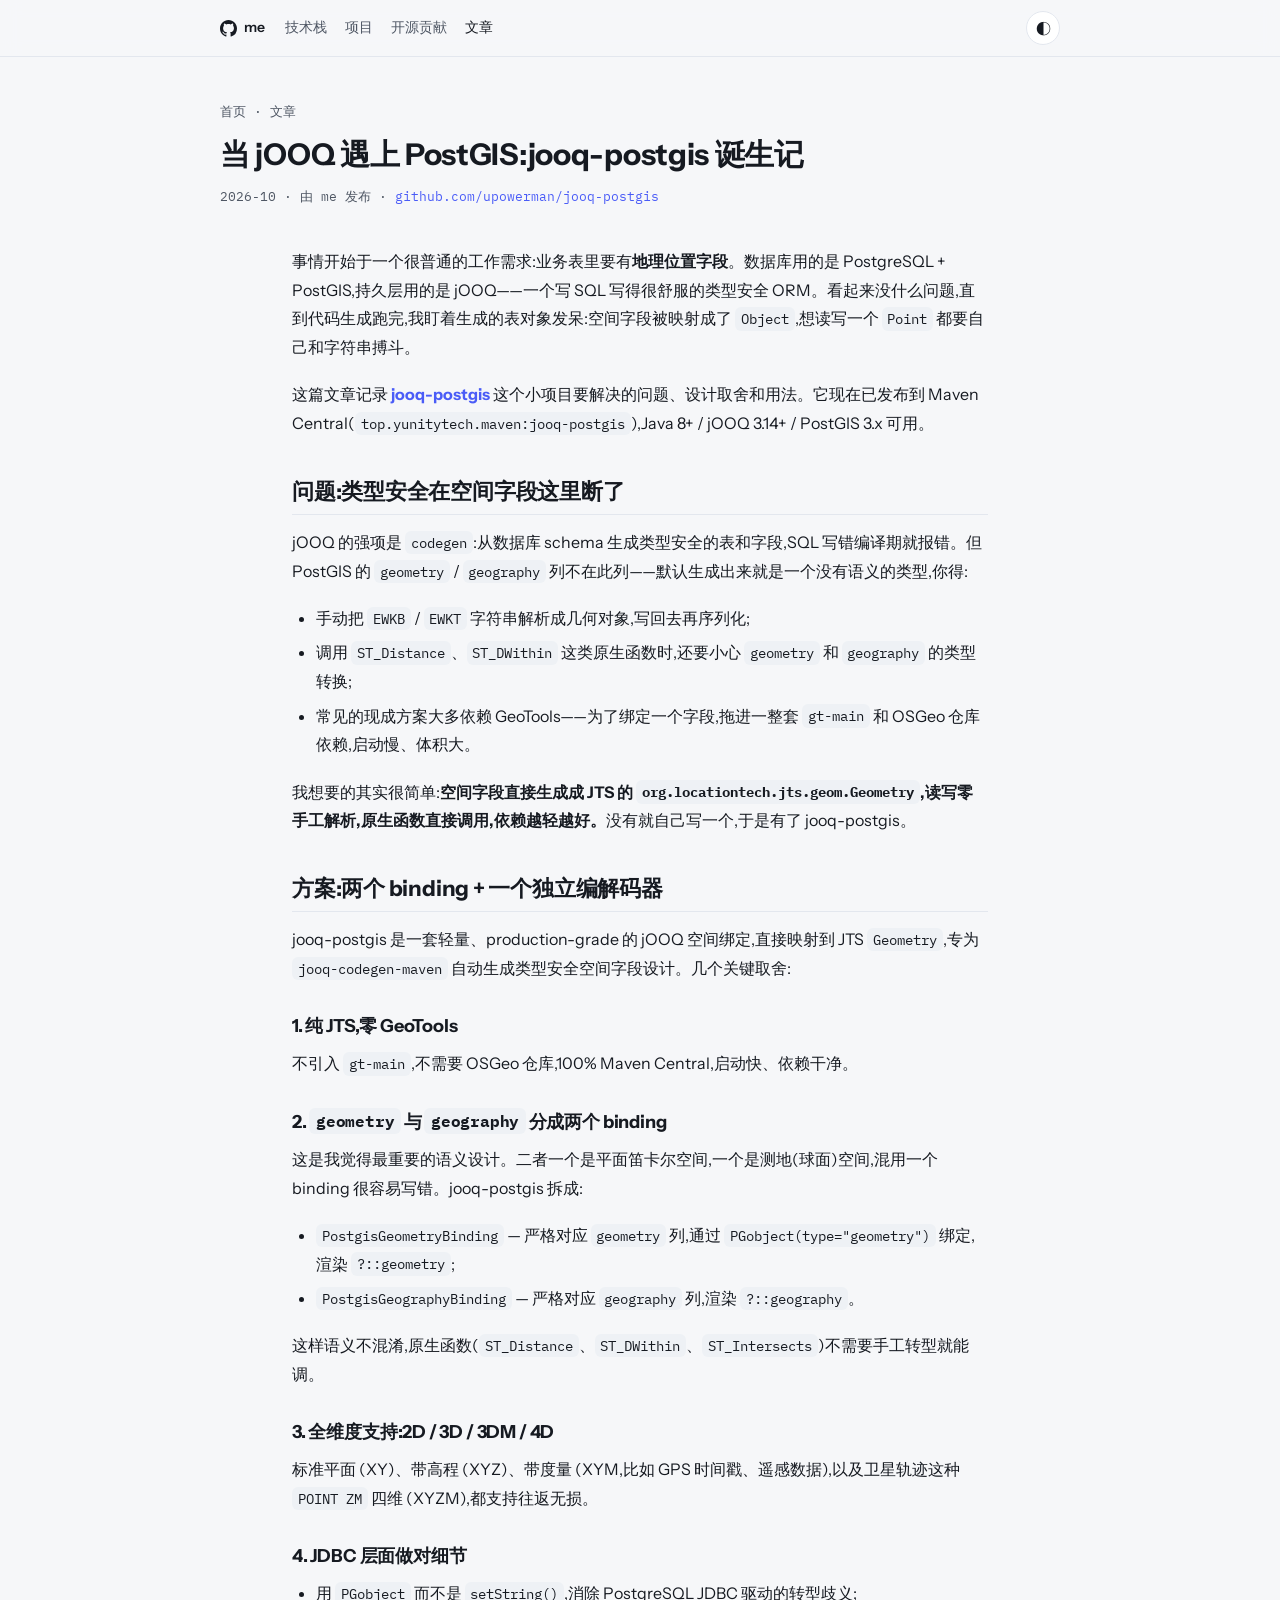
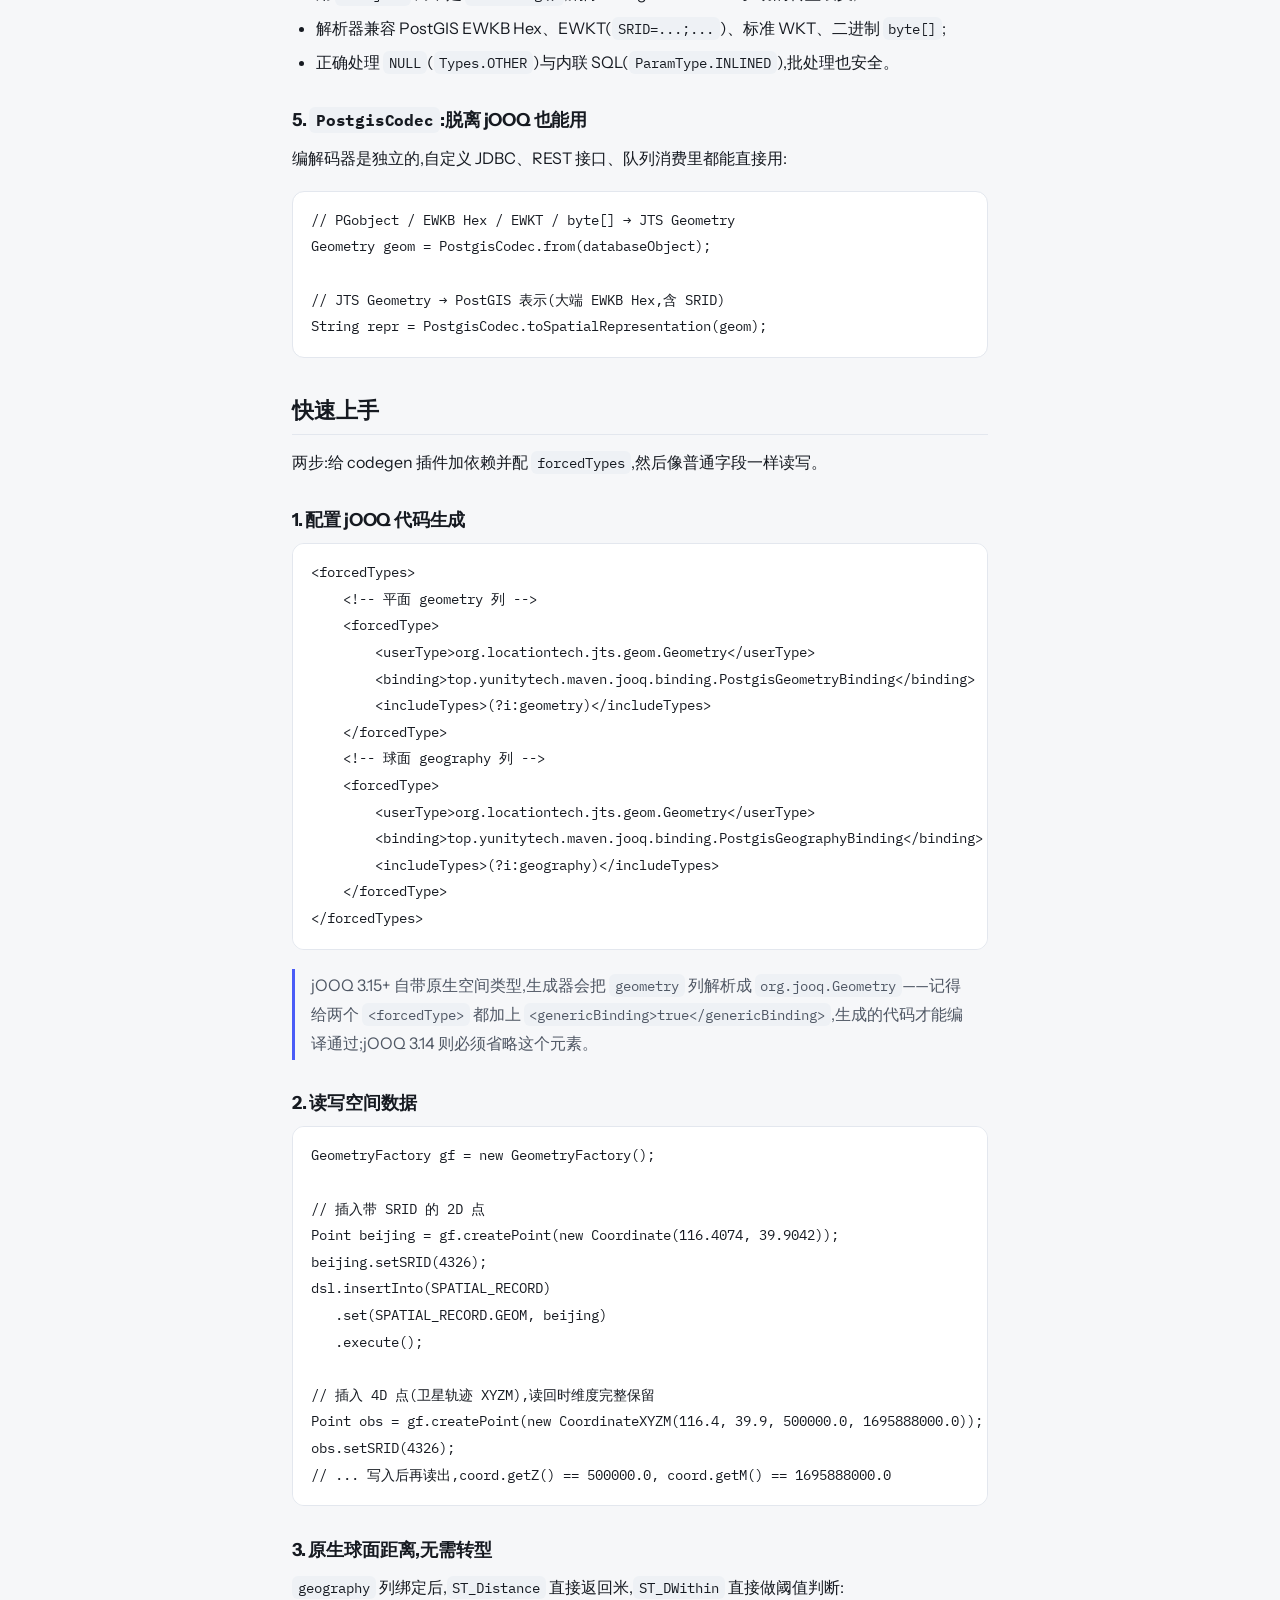
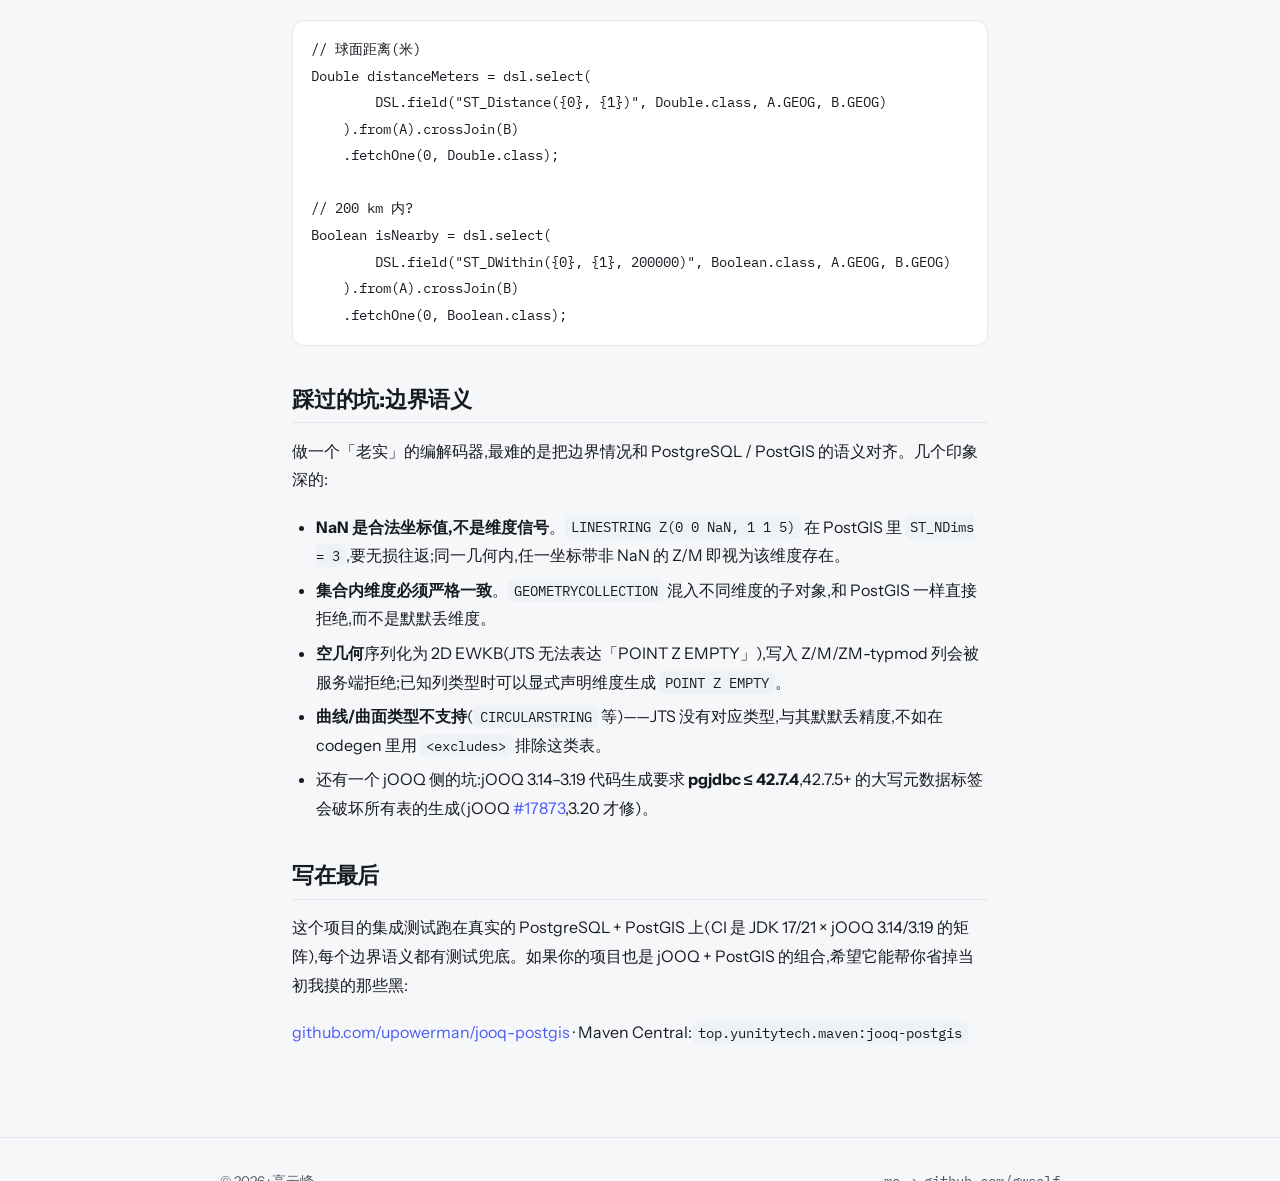
<file: post/jooq-postgis-intro/index.html>
<!DOCTYPE html>
<html lang="zh-cn">
<head>
  <meta charset="utf-8">
  <meta name="viewport" content="width=device-width">
  <title>当 jOOQ 遇上 PostGIS:jooq-postgis 诞生记</title>
  <meta name="description" content="工作中需要在 jOOQ 里映射 PostGIS 地理位置字段,于是写了 jooq-postgis:纯 JTS、零 GeoTools 的类型安全空间绑定。本文记录问题、方案与用法。" />
  <meta name="robots" content="index,follow" />
  <meta name="keywords" content="jOOQ,PostGIS,JTS,PostgreSQL,地理空间,类型安全,代码生成" />
  <link rel="canonical" href="https://blog.yunitytech.top/post/jooq-postgis-intro/" />
  <meta property="og:type" content="article" />
  <meta property="og:site_name" content="高云峰的博客" />
  <meta property="og:title" content="当 jOOQ 遇上 PostGIS:jooq-postgis 诞生记" />
  <meta property="og:description" content="纯 JTS、零 GeoTools 的 jOOQ 空间类型安全绑定,记录问题、方案与用法。" />
  <meta property="og:url" content="https://blog.yunitytech.top/post/jooq-postgis-intro/" />
  <meta property="og:image" content="https://blog.yunitytech.top/images/avatar.png" />
  <meta property="og:locale" content="zh_CN" />
  <meta property="article:published_time" content="2026-10-06" />
  <script type="application/ld+json">
  {
    "@context": "https://schema.org",
    "@type": "BlogPosting",
    "headline": "当 jOOQ 遇上 PostGIS:jooq-postgis 诞生记",
    "url": "https://blog.yunitytech.top/post/jooq-postgis-intro/",
    "datePublished": "2026-10-06",
    "dateModified": "2026-10-06",
    "inLanguage": "zh-CN",
    "author": { "@type": "Person", "name": "高云峰", "url": "https://blog.yunitytech.top/" },
    "mainEntityOfPage": "https://blog.yunitytech.top/post/jooq-postgis-intro/"
  }
  </script>
  <link rel="icon" href="../../images/github.png">
  <link rel="stylesheet" href="https://fonts.googleapis.com/css2?family=Instrument+Sans:wght@400;500;600;700&family=IBM+Plex+Mono:wght@400;600&display=swap">
  <link rel="stylesheet" href="../../css/main.css">
  <script>
    (function(){
      var T = function(d){ if(d){ document.documentElement.setAttribute('data-theme', d); } };
      try { var s = localStorage.getItem('gw-theme'); if (s) T(s); } catch(e){}
      window.__toggleTheme = function(){
        var cur = document.documentElement.getAttribute('data-theme');
        var dark = cur === 'dark' || (!cur && window.matchMedia && window.matchMedia('(prefers-color-scheme: dark)').matches);
        var next = dark ? 'light' : 'dark';
        document.documentElement.setAttribute('data-theme', next);
        try { localStorage.setItem('gw-theme', next); } catch(e){}
      };
    })();
  </script>
</head>
<body>

  <nav class="site-nav">
    <div class="wrap">
      <a class="nav-me" href="https://github.com/gwself" target="_blank" rel="noopener" title="me → github.com/gwself">
        <svg height="17" width="17" viewBox="0 0 16 16" aria-hidden="true"><path fill-rule="evenodd" d="M8 0C3.58 0 0 3.58 0 8c0 3.54 2.29 6.53 5.47 7.59.4.07.55-.17.55-.38 0-.19-.01-.82-.01-1.49-2.01.37-2.53-.49-2.69-.94-.09-.23-.48-.94-.82-1.13-.28-.15-.68-.52-.01-.53.63-.01 1.08.58 1.23.82.72 1.21 1.87.87 2.33.66.07-.52.28-.87.51-1.07-1.78-.2-3.64-.89-3.64-3.95 0-.87.31-1.59.82-2.15-.08-.2-.36-1.02.08-2.12 0 0 .67-.21 2.2.82.64-.18 1.32-.27 2-.27.68 0 1.36.09 2 .27 1.53-1.04 2.2-.82 2.2-.82.44 1.1.16 1.92.08 2.12.51.56.82 1.27.82 2.15 0 3.07-1.87 3.75-3.65 3.95.29.25.54.73.54 1.48 0 1.07-.01 1.93-.01 2.2 0 .21.15.46.55.38A8.013 8.013 0 0016 8c0-4.42-3.58-8-8-8z"/></svg>
        me
      </a>
      <nav class="nav-links">
        <a href="../../index.html#skills">技术栈</a>
        <a href="../../index.html#projects">项目</a>
        <a href="../../index.html#contribs">开源贡献</a>
        <a href="../index.html" style="color:var(--fg)">文章</a>
      </nav>
      <button class="theme-toggle" id="themeBtn" aria-label="切换主题" onclick="__toggleTheme()">◐</button>
    </div>
  </nav>

  <div class="article-head wrap">
    <p class="crumbs"><a href="../../index.html">首页</a> · <a href="../index.html">文章</a></p>
    <h1>当 jOOQ 遇上 PostGIS:jooq-postgis 诞生记</h1>
    <p class="meta">2026-10 · 由 me 发布 · <a href="https://github.com/upowerman/jooq-postgis" target="_blank" rel="noopener">github.com/upowerman/jooq-postgis</a></p>
  </div>

  <article class="article-body wrap">
    <p>事情开始于一个很普通的工作需求:业务表里要有<strong>地理位置字段</strong>。数据库用的是 PostgreSQL + PostGIS,持久层用的是 jOOQ——一个写 SQL 写得很舒服的类型安全 ORM。看起来没什么问题,直到代码生成跑完,我盯着生成的表对象发呆:空间字段被映射成了 <code>Object</code>,想读写一个 <code>Point</code> 都要自己和字符串搏斗。</p>

    <p>这篇文章记录 <a href="https://github.com/upowerman/jooq-postgis" target="_blank" rel="noopener"><strong>jooq-postgis</strong></a> 这个小项目要解决的问题、设计取舍和用法。它现在已发布到 Maven Central(<code>top.yunitytech.maven:jooq-postgis</code>),Java 8+ / jOOQ 3.14+ / PostGIS 3.x 可用。</p>

    <h2>问题:类型安全在空间字段这里断了</h2>
    <p>jOOQ 的强项是 <code>codegen</code>:从数据库 schema 生成类型安全的表和字段,SQL 写错编译期就报错。但 PostGIS 的 <code>geometry</code> / <code>geography</code> 列不在此列——默认生成出来就是一个没有语义的类型,你得:</p>
    <ul>
      <li>手动把 <code>EWKB</code> / <code>EWKT</code> 字符串解析成几何对象,写回去再序列化;</li>
      <li>调用 <code>ST_Distance</code>、<code>ST_DWithin</code> 这类原生函数时,还要小心 <code>geometry</code> 和 <code>geography</code> 的类型转换;</li>
      <li>常见的现成方案大多依赖 GeoTools——为了绑定一个字段,拖进一整套 <code>gt-main</code> 和 OSGeo 仓库依赖,启动慢、体积大。</li>
    </ul>
    <p>我想要的其实很简单:<strong>空间字段直接生成成 JTS 的 <code>org.locationtech.jts.geom.Geometry</code>,读写零手工解析,原生函数直接调用,依赖越轻越好。</strong>没有就自己写一个,于是有了 jooq-postgis。</p>

    <h2>方案:两个 binding + 一个独立编解码器</h2>
    <p>jooq-postgis 是一套轻量、production-grade 的 jOOQ 空间绑定,直接映射到 JTS <code>Geometry</code>,专为 <code>jooq-codegen-maven</code> 自动生成类型安全空间字段设计。几个关键取舍:</p>

    <h3>1. 纯 JTS,零 GeoTools</h3>
    <p>不引入 <code>gt-main</code>,不需要 OSGeo 仓库,100% Maven Central,启动快、依赖干净。</p>

    <h3>2. <code>geometry</code> 与 <code>geography</code> 分成两个 binding</h3>
    <p>这是我觉得最重要的语义设计。二者一个是平面笛卡尔空间,一个是测地(球面)空间,混用一个 binding 很容易写错。jooq-postgis 拆成:</p>
    <ul>
      <li><code>PostgisGeometryBinding</code> — 严格对应 <code>geometry</code> 列,通过 <code>PGobject(type="geometry")</code> 绑定,渲染 <code>?::geometry</code>;</li>
      <li><code>PostgisGeographyBinding</code> — 严格对应 <code>geography</code> 列,渲染 <code>?::geography</code>。</li>
    </ul>
    <p>这样语义不混淆,原生函数(<code>ST_Distance</code>、<code>ST_DWithin</code>、<code>ST_Intersects</code>)不需要手工转型就能调。</p>

    <h3>3. 全维度支持:2D / 3D / 3DM / 4D</h3>
    <p>标准平面 (XY)、带高程 (XYZ)、带度量 (XYM,比如 GPS 时间戳、遥感数据),以及卫星轨迹这种 <code>POINT ZM</code> 四维 (XYZM),都支持往返无损。</p>

    <h3>4. JDBC 层面做对细节</h3>
    <ul>
      <li>用 <code>PGobject</code> 而不是 <code>setString()</code>,消除 PostgreSQL JDBC 驱动的转型歧义;</li>
      <li>解析器兼容 PostGIS EWKB Hex、EWKT(<code>SRID=...;...</code>)、标准 WKT、二进制 <code>byte[]</code>;</li>
      <li>正确处理 <code>NULL</code>(<code>Types.OTHER</code>)与内联 SQL(<code>ParamType.INLINED</code>),批处理也安全。</li>
    </ul>

    <h3>5. <code>PostgisCodec</code>:脱离 jOOQ 也能用</h3>
    <p>编解码器是独立的,自定义 JDBC、REST 接口、队列消费里都能直接用:</p>
<pre><code>// PGobject / EWKB Hex / EWKT / byte[] → JTS Geometry
Geometry geom = PostgisCodec.from(databaseObject);

// JTS Geometry → PostGIS 表示(大端 EWKB Hex,含 SRID)
String repr = PostgisCodec.toSpatialRepresentation(geom);</code></pre>

    <h2>快速上手</h2>
    <p>两步:给 codegen 插件加依赖并配 <code>forcedTypes</code>,然后像普通字段一样读写。</p>

    <h3>1. 配置 jOOQ 代码生成</h3>
<pre><code>&lt;forcedTypes&gt;
    &lt;!-- 平面 geometry 列 --&gt;
    &lt;forcedType&gt;
        &lt;userType&gt;org.locationtech.jts.geom.Geometry&lt;/userType&gt;
        &lt;binding&gt;top.yunitytech.maven.jooq.binding.PostgisGeometryBinding&lt;/binding&gt;
        &lt;includeTypes&gt;(?i:geometry)&lt;/includeTypes&gt;
    &lt;/forcedType&gt;
    &lt;!-- 球面 geography 列 --&gt;
    &lt;forcedType&gt;
        &lt;userType&gt;org.locationtech.jts.geom.Geometry&lt;/userType&gt;
        &lt;binding&gt;top.yunitytech.maven.jooq.binding.PostgisGeographyBinding&lt;/binding&gt;
        &lt;includeTypes&gt;(?i:geography)&lt;/includeTypes&gt;
    &lt;/forcedType&gt;
&lt;/forcedTypes&gt;</code></pre>
    <blockquote>jOOQ 3.15+ 自带原生空间类型,生成器会把 <code>geometry</code> 列解析成 <code>org.jooq.Geometry</code>——记得给两个 <code>&lt;forcedType&gt;</code> 都加上 <code>&lt;genericBinding&gt;true&lt;/genericBinding&gt;</code>,生成的代码才能编译通过;jOOQ 3.14 则必须省略这个元素。</blockquote>

    <h3>2. 读写空间数据</h3>
<pre><code>GeometryFactory gf = new GeometryFactory();

// 插入带 SRID 的 2D 点
Point beijing = gf.createPoint(new Coordinate(116.4074, 39.9042));
beijing.setSRID(4326);
dsl.insertInto(SPATIAL_RECORD)
   .set(SPATIAL_RECORD.GEOM, beijing)
   .execute();

// 插入 4D 点(卫星轨迹 XYZM),读回时维度完整保留
Point obs = gf.createPoint(new CoordinateXYZM(116.4, 39.9, 500000.0, 1695888000.0));
obs.setSRID(4326);
// ... 写入后再读出,coord.getZ() == 500000.0, coord.getM() == 1695888000.0</code></pre>

    <h3>3. 原生球面距离,无需转型</h3>
    <p><code>geography</code> 列绑定后,<code>ST_Distance</code> 直接返回米,<code>ST_DWithin</code> 直接做阈值判断:</p>
<pre><code>// 球面距离(米)
Double distanceMeters = dsl.select(
        DSL.field("ST_Distance({0}, {1})", Double.class, A.GEOG, B.GEOG)
    ).from(A).crossJoin(B)
    .fetchOne(0, Double.class);

// 200 km 内?
Boolean isNearby = dsl.select(
        DSL.field("ST_DWithin({0}, {1}, 200000)", Boolean.class, A.GEOG, B.GEOG)
    ).from(A).crossJoin(B)
    .fetchOne(0, Boolean.class);</code></pre>

    <h2>踩过的坑:边界语义</h2>
    <p>做一个「老实」的编解码器,最难的是把边界情况和 PostgreSQL / PostGIS 的语义对齐。几个印象深的:</p>
    <ul>
      <li><strong>NaN 是合法坐标值,不是维度信号</strong>。<code>LINESTRING Z(0 0 NaN, 1 1 5)</code> 在 PostGIS 里 <code>ST_NDims = 3</code>,要无损往返;同一几何内,任一坐标带非 NaN 的 Z/M 即视为该维度存在。</li>
      <li><strong>集合内维度必须严格一致</strong>。<code>GEOMETRYCOLLECTION</code> 混入不同维度的子对象,和 PostGIS 一样直接拒绝,而不是默默丢维度。</li>
      <li><strong>空几何</strong>序列化为 2D EWKB(JTS 无法表达「POINT Z EMPTY」),写入 Z/M/ZM-typmod 列会被服务端拒绝;已知列类型时可以显式声明维度生成 <code>POINT Z EMPTY</code>。</li>
      <li><strong>曲线/曲面类型不支持</strong>(<code>CIRCULARSTRING</code> 等)——JTS 没有对应类型,与其默默丢精度,不如在 codegen 里用 <code>&lt;excludes&gt;</code> 排除这类表。</li>
      <li>还有一个 jOOQ 侧的坑:jOOQ 3.14–3.19 代码生成要求 <strong>pgjdbc ≤ 42.7.4</strong>,42.7.5+ 的大写元数据标签会破坏所有表的生成(jOOQ <a href="https://github.com/jOOQ/jOOQ/issues/17873" target="_blank" rel="noopener">#17873</a>,3.20 才修)。</li>
    </ul>

    <h2>写在最后</h2>
    <p>这个项目的集成测试跑在真实的 PostgreSQL + PostGIS 上(CI 是 JDK 17/21 × jOOQ 3.14/3.19 的矩阵),每个边界语义都有测试兜底。如果你的项目也是 jOOQ + PostGIS 的组合,希望它能帮你省掉当初我摸的那些黑:</p>
    <p><a href="https://github.com/upowerman/jooq-postgis" target="_blank" rel="noopener">github.com/upowerman/jooq-postgis</a> · Maven Central:<code>top.yunitytech.maven:jooq-postgis</code></p>
  </article>

  <footer class="site-footer">
    <div class="wrap">
      <span>© <span id="year">2026</span> · 高云峰</span>
      <a href="https://github.com/gwself" target="_blank" rel="noopener" class="mono">me → github.com/gwself</a>
    </div>
  </footer>

  <script>document.getElementById('year').textContent = new Date().getFullYear();</script>
</body>
</html>
</file>
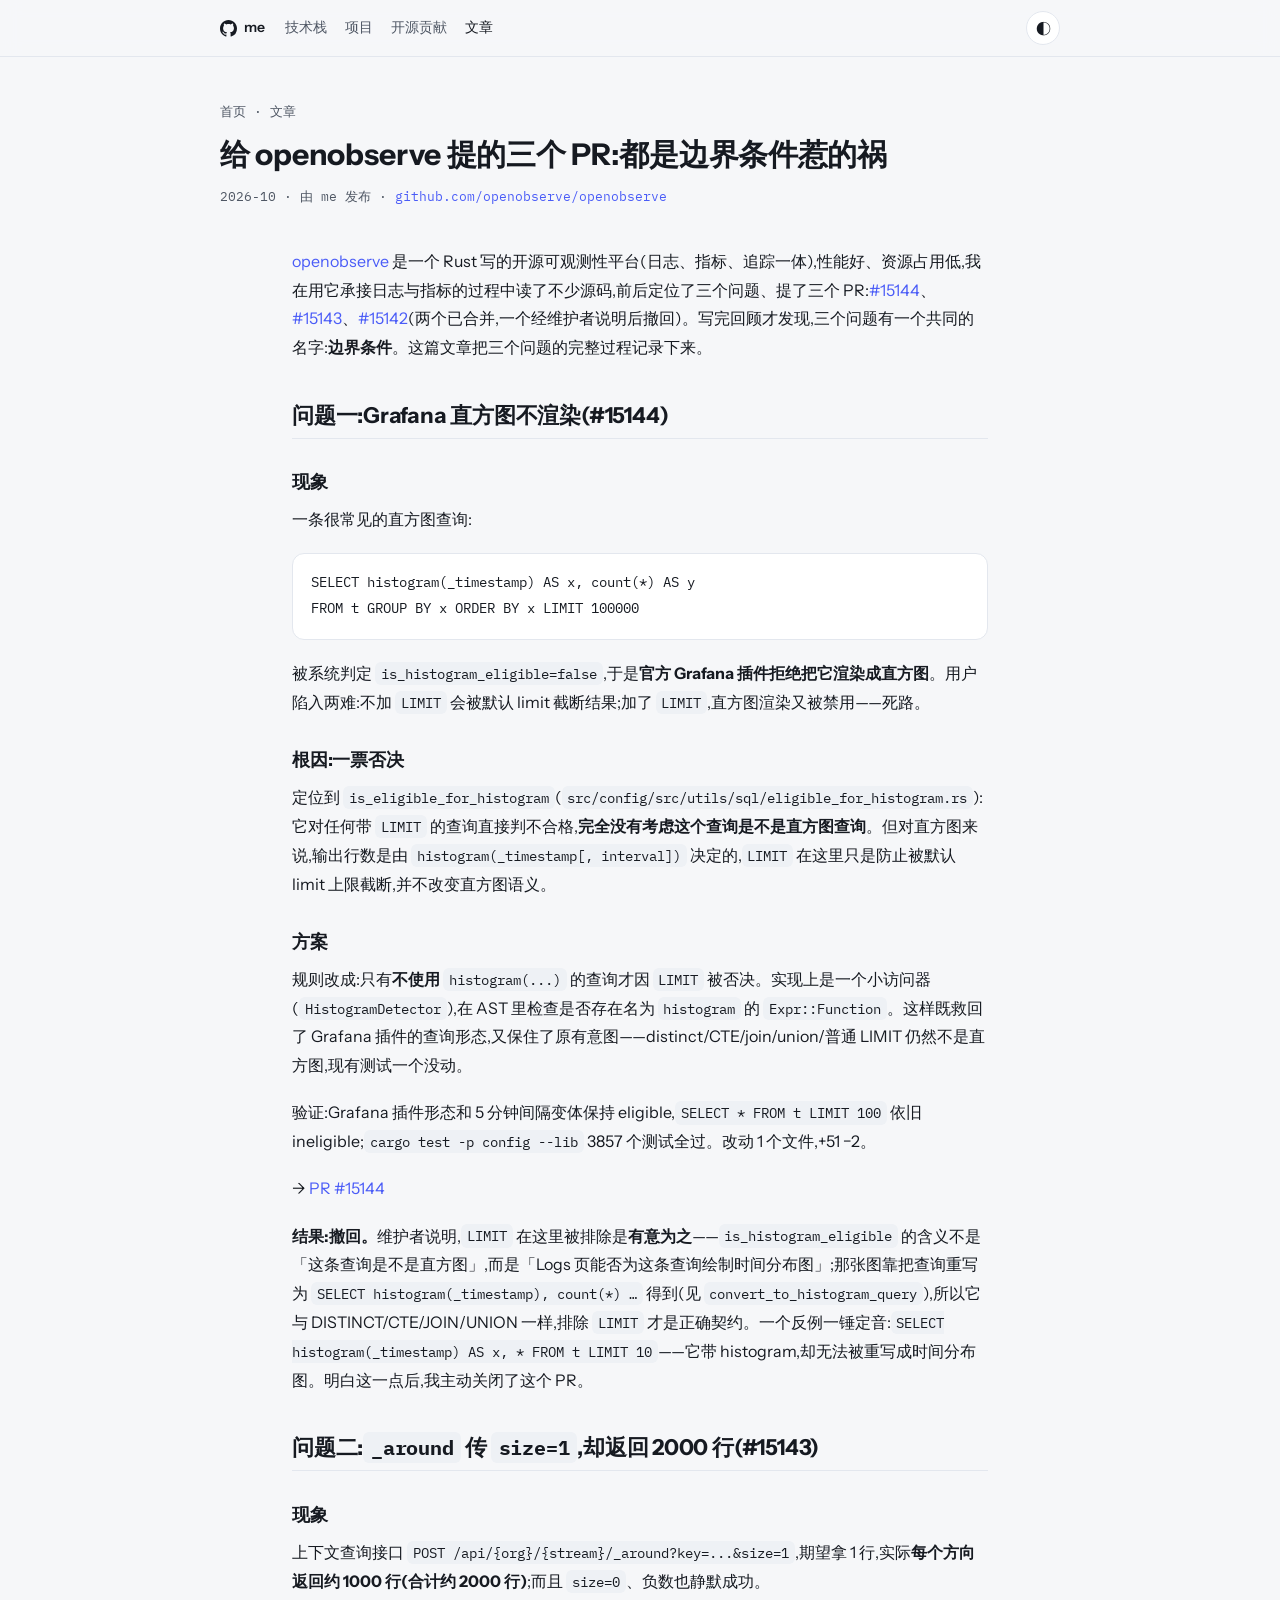
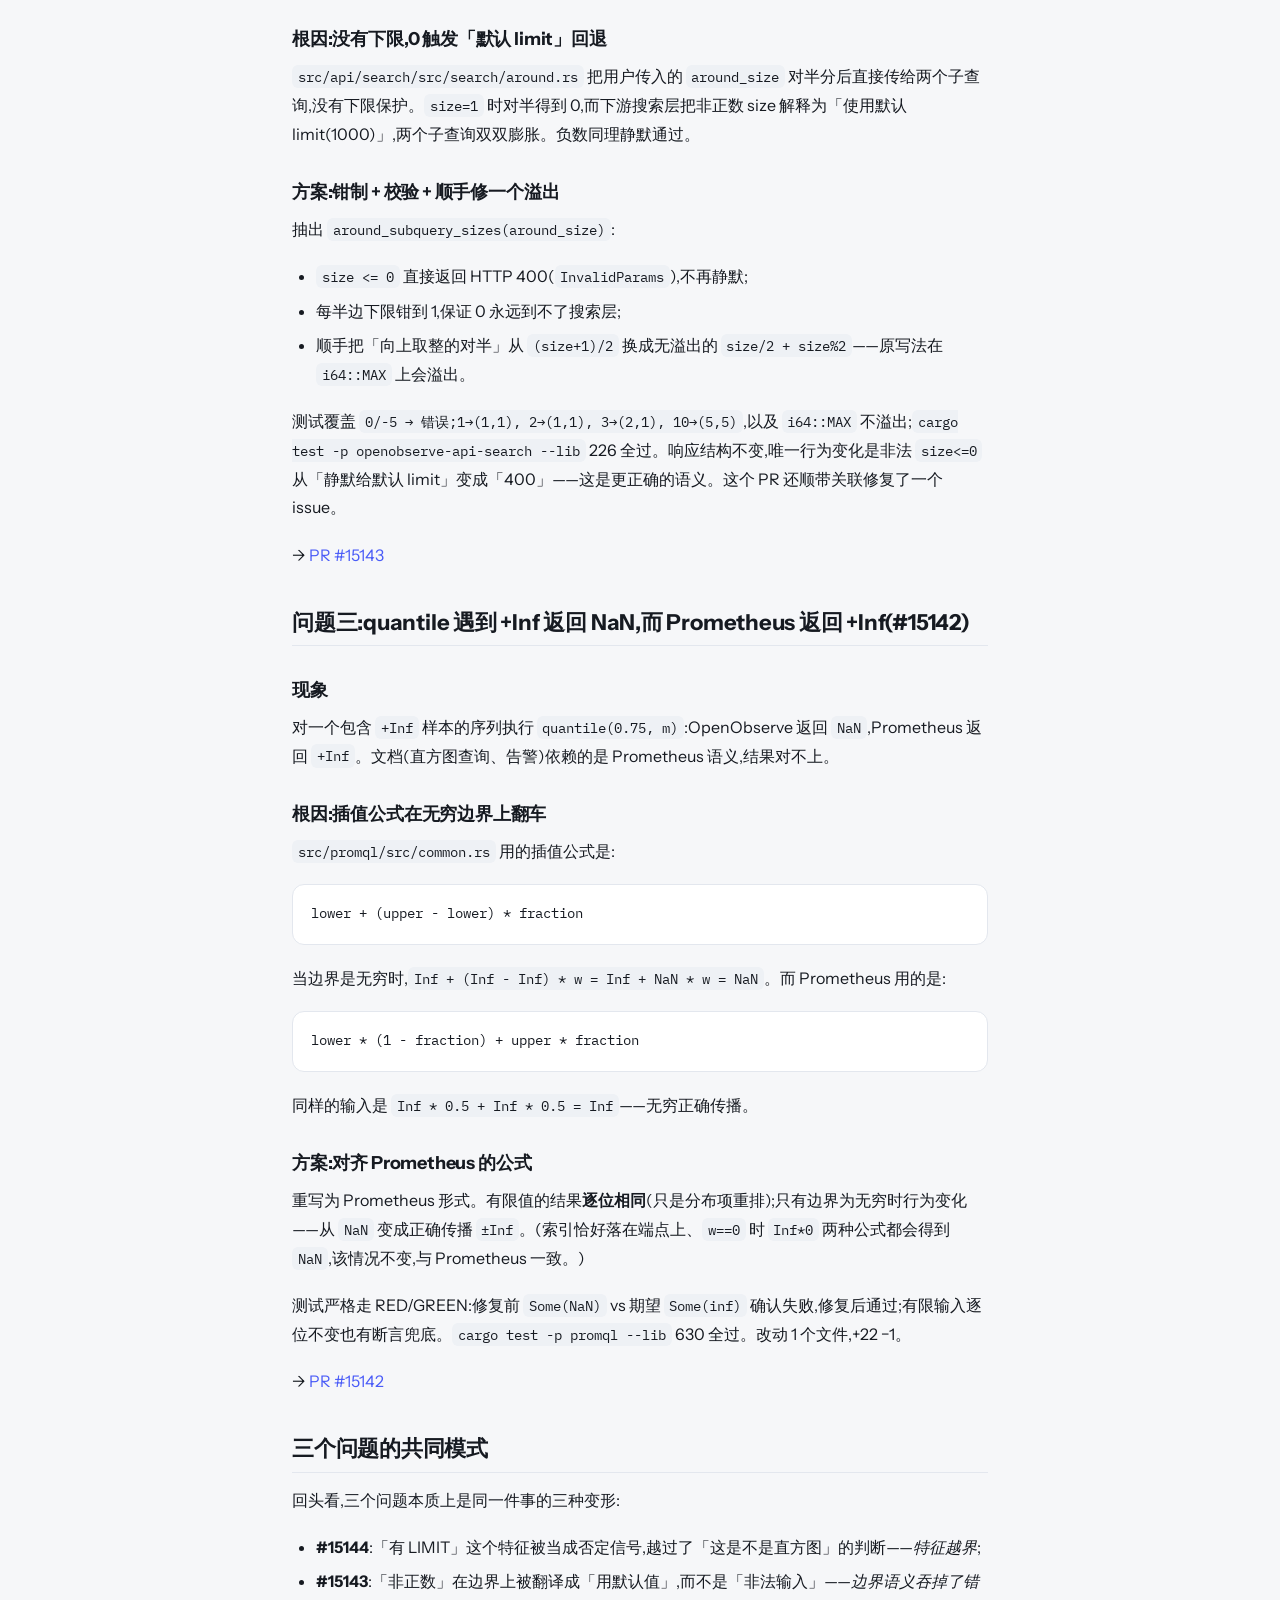
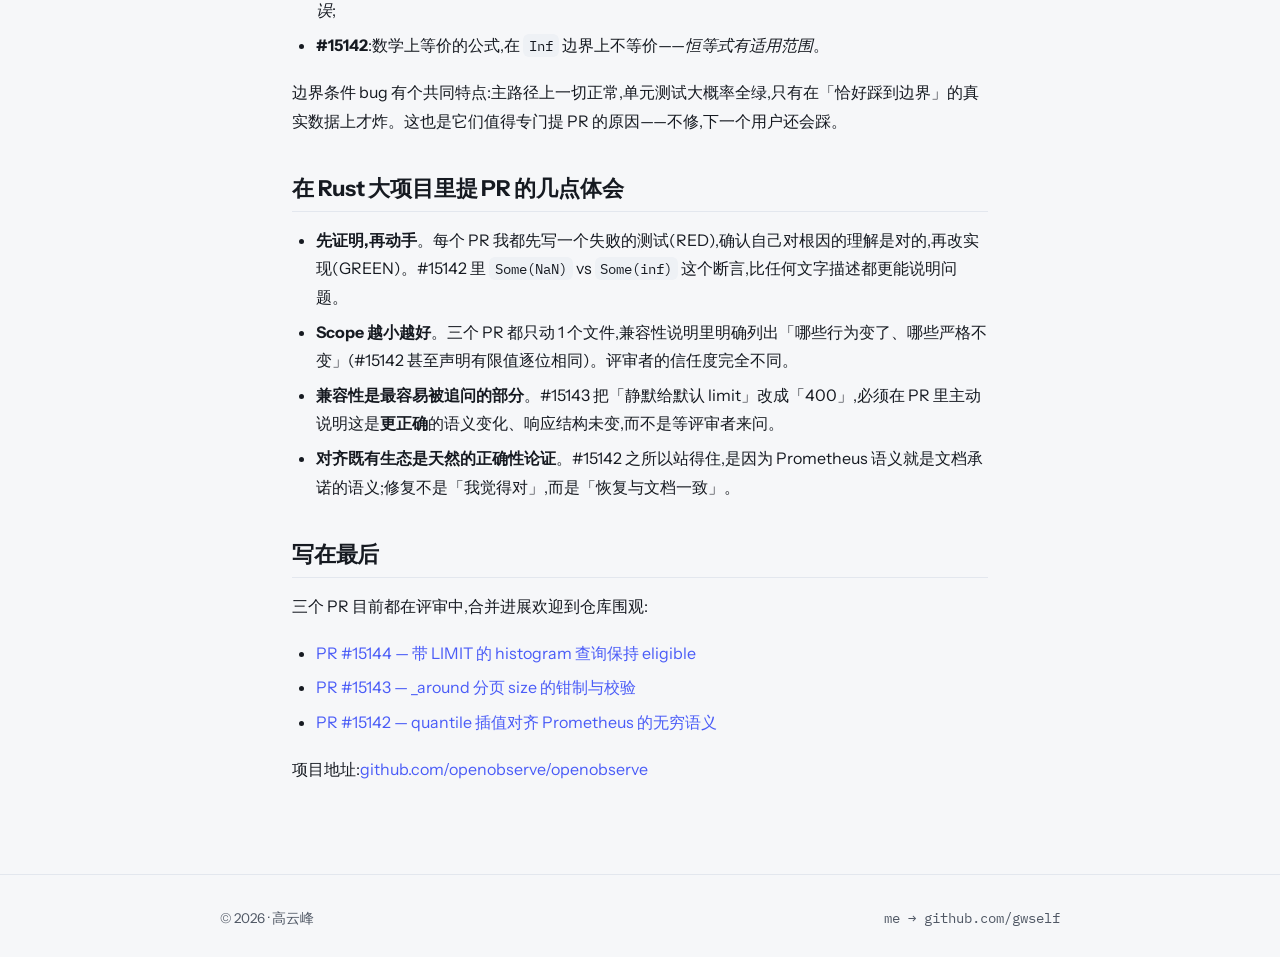
<file: post/openobserve-three-prs/index.html>
<!DOCTYPE html>
<html lang="zh-cn">
<head>
  <meta charset="utf-8">
  <meta name="viewport" content="width=device-width">
  <title>给 openobserve 提的三个 PR:都是边界条件惹的祸</title>
  <meta name="description" content="使用 openobserve 时先后遇到 Grafana 直方图不渲染、_around 接口 size=1 返回 2000 行、quantile 遇 +Inf 返回 NaN 三个问题,读 Rust 源码定位后各提交一个 PR(#15144、#15143、#15142),记录完整过程。" />
  <meta name="robots" content="index,follow" />
  <meta name="keywords" content="Rust,openobserve,可观测性,Grafana,直方图,quantile,NaN,边界条件,开源 PR" />
  <link rel="canonical" href="https://blog.yunitytech.top/post/openobserve-three-prs/" />
  <meta property="og:type" content="article" />
  <meta property="og:site_name" content="高云峰的博客" />
  <meta property="og:title" content="给 openobserve 提的三个 PR:都是边界条件惹的祸" />
  <meta property="og:description" content="三个问题、三次读 Rust 源码、三个 PR,记录完整过程与体会。" />
  <meta property="og:url" content="https://blog.yunitytech.top/post/openobserve-three-prs/" />
  <meta property="og:image" content="https://blog.yunitytech.top/images/avatar.png" />
  <meta property="og:locale" content="zh_CN" />
  <meta property="article:published_time" content="2026-10-06" />
  <script type="application/ld+json">
  {
    "@context": "https://schema.org",
    "@type": "BlogPosting",
    "headline": "给 openobserve 提的三个 PR:都是边界条件惹的祸",
    "url": "https://blog.yunitytech.top/post/openobserve-three-prs/",
    "datePublished": "2026-10-06",
    "dateModified": "2026-10-06",
    "inLanguage": "zh-CN",
    "author": { "@type": "Person", "name": "高云峰", "url": "https://blog.yunitytech.top/" },
    "mainEntityOfPage": "https://blog.yunitytech.top/post/openobserve-three-prs/"
  }
  </script>
  <link rel="icon" href="../../images/github.png">
  <link rel="stylesheet" href="https://fonts.googleapis.com/css2?family=Instrument+Sans:wght@400;500;600;700&family=IBM+Plex+Mono:wght@400;600&display=swap">
  <link rel="stylesheet" href="../../css/main.css">
  <script>
    (function(){
      var T = function(d){ if(d){ document.documentElement.setAttribute('data-theme', d); } };
      try { var s = localStorage.getItem('gw-theme'); if (s) T(s); } catch(e){}
      window.__toggleTheme = function(){
        var cur = document.documentElement.getAttribute('data-theme');
        var dark = cur === 'dark' || (!cur && window.matchMedia && window.matchMedia('(prefers-color-scheme: dark)').matches);
        var next = dark ? 'light' : 'dark';
        document.documentElement.setAttribute('data-theme', next);
        try { localStorage.setItem('gw-theme', next); } catch(e){}
      };
    })();
  </script>
</head>
<body>

  <nav class="site-nav">
    <div class="wrap">
      <a class="nav-me" href="https://github.com/gwself" target="_blank" rel="noopener" title="me → github.com/gwself">
        <svg height="17" width="17" viewBox="0 0 16 16" aria-hidden="true"><path fill-rule="evenodd" d="M8 0C3.58 0 0 3.58 0 8c0 3.54 2.29 6.53 5.47 7.59.4.07.55-.17.55-.38 0-.19-.01-.82-.01-1.49-2.01.37-2.53-.49-2.69-.94-.09-.23-.48-.94-.82-1.13-.28-.15-.68-.52-.01-.53.63-.01 1.08.58 1.23.82.72 1.21 1.87.87 2.33.66.07-.52.28-.87.51-1.07-1.78-.2-3.64-.89-3.64-3.95 0-.87.31-1.59.82-2.15-.08-.2-.36-1.02.08-2.12 0 0 .67-.21 2.2.82.64-.18 1.32-.27 2-.27.68 0 1.36.09 2 .27 1.53-1.04 2.2-.82 2.2-.82.44 1.1.16 1.92.08 2.12.51.56.82 1.27.82 2.15 0 3.07-1.87 3.75-3.65 3.95.29.25.54.73.54 1.48 0 1.07-.01 1.93-.01 2.2 0 .21.15.46.55.38A8.013 8.013 0 0016 8c0-4.42-3.58-8-8-8z"/></svg>
        me
      </a>
      <nav class="nav-links">
        <a href="../../index.html#skills">技术栈</a>
        <a href="../../index.html#projects">项目</a>
        <a href="../../index.html#contribs">开源贡献</a>
        <a href="../index.html" style="color:var(--fg)">文章</a>
      </nav>
      <button class="theme-toggle" id="themeBtn" aria-label="切换主题" onclick="__toggleTheme()">◐</button>
    </div>
  </nav>

  <div class="article-head wrap">
    <p class="crumbs"><a href="../../index.html">首页</a> · <a href="../index.html">文章</a></p>
    <h1>给 openobserve 提的三个 PR:都是边界条件惹的祸</h1>
    <p class="meta">2026-10 · 由 me 发布 · <a href="https://github.com/openobserve/openobserve" target="_blank" rel="noopener">github.com/openobserve/openobserve</a></p>
  </div>

  <article class="article-body wrap">
    <p><a href="https://github.com/openobserve/openobserve" target="_blank" rel="noopener">openobserve</a> 是一个 Rust 写的开源可观测性平台(日志、指标、追踪一体),性能好、资源占用低,我在用它承接日志与指标的过程中读了不少源码,前后定位了三个问题、提了三个 PR:<a href="https://github.com/openobserve/openobserve/pull/15144" target="_blank" rel="noopener">#15144</a>、<a href="https://github.com/openobserve/openobserve/pull/15143" target="_blank" rel="noopener">#15143</a>、<a href="https://github.com/openobserve/openobserve/pull/15142" target="_blank" rel="noopener">#15142</a>(两个已合并,一个经维护者说明后撤回)。写完回顾才发现,三个问题有一个共同的名字:<strong>边界条件</strong>。这篇文章把三个问题的完整过程记录下来。</p>

    <h2>问题一:Grafana 直方图不渲染(#15144)</h2>

    <h3>现象</h3>
    <p>一条很常见的直方图查询:</p>
<pre><code>SELECT histogram(_timestamp) AS x, count(*) AS y
FROM t GROUP BY x ORDER BY x LIMIT 100000</code></pre>
    <p>被系统判定 <code>is_histogram_eligible=false</code>,于是<strong>官方 Grafana 插件拒绝把它渲染成直方图</strong>。用户陷入两难:不加 <code>LIMIT</code> 会被默认 limit 截断结果;加了 <code>LIMIT</code>,直方图渲染又被禁用——死路。</p>

    <h3>根因:一票否决</h3>
    <p>定位到 <code>is_eligible_for_histogram</code>(<code>src/config/src/utils/sql/eligible_for_histogram.rs</code>):它对任何带 <code>LIMIT</code> 的查询直接判不合格,<strong>完全没有考虑这个查询是不是直方图查询</strong>。但对直方图来说,输出行数是由 <code>histogram(_timestamp[, interval])</code> 决定的,<code>LIMIT</code> 在这里只是防止被默认 limit 上限截断,并不改变直方图语义。</p>

    <h3>方案</h3>
    <p>规则改成:只有<strong>不使用</strong> <code>histogram(...)</code> 的查询才因 <code>LIMIT</code> 被否决。实现上是一个小访问器(<code>HistogramDetector</code>),在 AST 里检查是否存在名为 <code>histogram</code> 的 <code>Expr::Function</code>。这样既救回了 Grafana 插件的查询形态,又保住了原有意图——distinct/CTE/join/union/普通 LIMIT 仍然不是直方图,现有测试一个没动。</p>
    <p>验证:Grafana 插件形态和 5 分钟间隔变体保持 eligible,<code>SELECT * FROM t LIMIT 100</code> 依旧 ineligible;<code>cargo test -p config --lib</code> 3857 个测试全过。改动 1 个文件,+51 −2。</p>
    <p>→ <a href="https://github.com/openobserve/openobserve/pull/15144" target="_blank" rel="noopener">PR #15144</a></p>
    <p><strong>结果:撤回。</strong>维护者说明,<code>LIMIT</code> 在这里被排除是<strong>有意为之</strong>——<code>is_histogram_eligible</code> 的含义不是「这条查询是不是直方图」,而是「Logs 页能否为这条查询绘制时间分布图」;那张图靠把查询重写为 <code>SELECT histogram(_timestamp), count(*) …</code> 得到(见 <code>convert_to_histogram_query</code>),所以它与 DISTINCT/CTE/JOIN/UNION 一样,排除 <code>LIMIT</code> 才是正确契约。一个反例一锤定音:<code>SELECT histogram(_timestamp) AS x, * FROM t LIMIT 10</code>——它带 histogram,却无法被重写成时间分布图。明白这一点后,我主动关闭了这个 PR。</p>

    <h2>问题二:<code>_around</code> 传 <code>size=1</code>,却返回 2000 行(#15143)</h2>

    <h3>现象</h3>
    <p>上下文查询接口 <code>POST /api/{org}/{stream}/_around?key=...&amp;size=1</code>,期望拿 1 行,实际<strong>每个方向返回约 1000 行(合计约 2000 行)</strong>;而且 <code>size=0</code>、负数也静默成功。</p>

    <h3>根因:没有下限,0 触发「默认 limit」回退</h3>
    <p><code>src/api/search/src/search/around.rs</code> 把用户传入的 <code>around_size</code> 对半分后直接传给两个子查询,没有下限保护。<code>size=1</code> 时对半得到 0,而下游搜索层把非正数 size 解释为「使用默认 limit(1000)」,两个子查询双双膨胀。负数同理静默通过。</p>

    <h3>方案:钳制 + 校验 + 顺手修一个溢出</h3>
    <p>抽出 <code>around_subquery_sizes(around_size)</code>:</p>
    <ul>
      <li><code>size &lt;= 0</code> 直接返回 HTTP 400(<code>InvalidParams</code>),不再静默;</li>
      <li>每半边下限钳到 1,保证 0 永远到不了搜索层;</li>
      <li>顺手把「向上取整的对半」从 <code>(size+1)/2</code> 换成无溢出的 <code>size/2 + size%2</code>——原写法在 <code>i64::MAX</code> 上会溢出。</li>
    </ul>
    <p>测试覆盖 <code>0/-5 → 错误;1→(1,1), 2→(1,1), 3→(2,1), 10→(5,5)</code>,以及 <code>i64::MAX</code> 不溢出;<code>cargo test -p openobserve-api-search --lib</code> 226 全过。响应结构不变,唯一行为变化是非法 <code>size&lt;=0</code> 从「静默给默认 limit」变成「400」——这是更正确的语义。这个 PR 还顺带关联修复了一个 issue。</p>
    <p>→ <a href="https://github.com/openobserve/openobserve/pull/15143" target="_blank" rel="noopener">PR #15143</a></p>

    <h2>问题三:quantile 遇到 +Inf 返回 NaN,而 Prometheus 返回 +Inf(#15142)</h2>

    <h3>现象</h3>
    <p>对一个包含 <code>+Inf</code> 样本的序列执行 <code>quantile(0.75, m)</code>:OpenObserve 返回 <code>NaN</code>,Prometheus 返回 <code>+Inf</code>。文档(直方图查询、告警)依赖的是 Prometheus 语义,结果对不上。</p>

    <h3>根因:插值公式在无穷边界上翻车</h3>
    <p><code>src/promql/src/common.rs</code> 用的插值公式是:</p>
<pre><code>lower + (upper - lower) * fraction</code></pre>
    <p>当边界是无穷时,<code>Inf + (Inf - Inf) * w = Inf + NaN * w = NaN</code>。而 Prometheus 用的是:</p>
<pre><code>lower * (1 - fraction) + upper * fraction</code></pre>
    <p>同样的输入是 <code>Inf * 0.5 + Inf * 0.5 = Inf</code>——无穷正确传播。</p>

    <h3>方案:对齐 Prometheus 的公式</h3>
    <p>重写为 Prometheus 形式。有限值的结果<strong>逐位相同</strong>(只是分布项重排);只有边界为无穷时行为变化——从 <code>NaN</code> 变成正确传播 <code>±Inf</code>。(索引恰好落在端点上、<code>w==0</code> 时 <code>Inf*0</code> 两种公式都会得到 <code>NaN</code>,该情况不变,与 Prometheus 一致。)</p>
    <p>测试严格走 RED/GREEN:修复前 <code>Some(NaN)</code> vs 期望 <code>Some(inf)</code> 确认失败,修复后通过;有限输入逐位不变也有断言兜底。<code>cargo test -p promql --lib</code> 630 全过。改动 1 个文件,+22 −1。</p>
    <p>→ <a href="https://github.com/openobserve/openobserve/pull/15142" target="_blank" rel="noopener">PR #15142</a></p>

    <h2>三个问题的共同模式</h2>
    <p>回头看,三个问题本质上是同一件事的三种变形:</p>
    <ul>
      <li><strong>#15144</strong>:「有 LIMIT」这个特征被当成否定信号,越过了「这是不是直方图」的判断——<em>特征越界</em>;</li>
      <li><strong>#15143</strong>:「非正数」在边界上被翻译成「用默认值」,而不是「非法输入」——<em>边界语义吞掉了错误</em>;</li>
      <li><strong>#15142</strong>:数学上等价的公式,在 <code>Inf</code> 边界上不等价——<em>恒等式有适用范围</em>。</li>
    </ul>
    <p>边界条件 bug 有个共同特点:主路径上一切正常,单元测试大概率全绿,只有在「恰好踩到边界」的真实数据上才炸。这也是它们值得专门提 PR 的原因——不修,下一个用户还会踩。</p>

    <h2>在 Rust 大项目里提 PR 的几点体会</h2>
    <ul>
      <li><strong>先证明,再动手</strong>。每个 PR 我都先写一个失败的测试(RED),确认自己对根因的理解是对的,再改实现(GREEN)。#15142 里 <code>Some(NaN)</code> vs <code>Some(inf)</code> 这个断言,比任何文字描述都更能说明问题。</li>
      <li><strong>Scope 越小越好</strong>。三个 PR 都只动 1 个文件,兼容性说明里明确列出「哪些行为变了、哪些严格不变」(#15142 甚至声明有限值逐位相同)。评审者的信任度完全不同。</li>
      <li><strong>兼容性是最容易被追问的部分</strong>。#15143 把「静默给默认 limit」改成「400」,必须在 PR 里主动说明这是<strong>更正确</strong>的语义变化、响应结构未变,而不是等评审者来问。</li>
      <li><strong>对齐既有生态是天然的正确性论证</strong>。#15142 之所以站得住,是因为 Prometheus 语义就是文档承诺的语义;修复不是「我觉得对」,而是「恢复与文档一致」。</li>
    </ul>

    <h2>写在最后</h2>
    <p>三个 PR 目前都在评审中,合并进展欢迎到仓库围观:</p>
    <ul>
      <li><a href="https://github.com/openobserve/openobserve/pull/15144" target="_blank" rel="noopener">PR #15144 — 带 LIMIT 的 histogram 查询保持 eligible</a></li>
      <li><a href="https://github.com/openobserve/openobserve/pull/15143" target="_blank" rel="noopener">PR #15143 — _around 分页 size 的钳制与校验</a></li>
      <li><a href="https://github.com/openobserve/openobserve/pull/15142" target="_blank" rel="noopener">PR #15142 — quantile 插值对齐 Prometheus 的无穷语义</a></li>
    </ul>
    <p>项目地址:<a href="https://github.com/openobserve/openobserve" target="_blank" rel="noopener">github.com/openobserve/openobserve</a></p>
  </article>

  <footer class="site-footer">
    <div class="wrap">
      <span>© <span id="year">2026</span> · 高云峰</span>
      <a href="https://github.com/gwself" target="_blank" rel="noopener" class="mono">me → github.com/gwself</a>
    </div>
  </footer>

  <script>document.getElementById('year').textContent = new Date().getFullYear();</script>
</body>
</html>
</file>
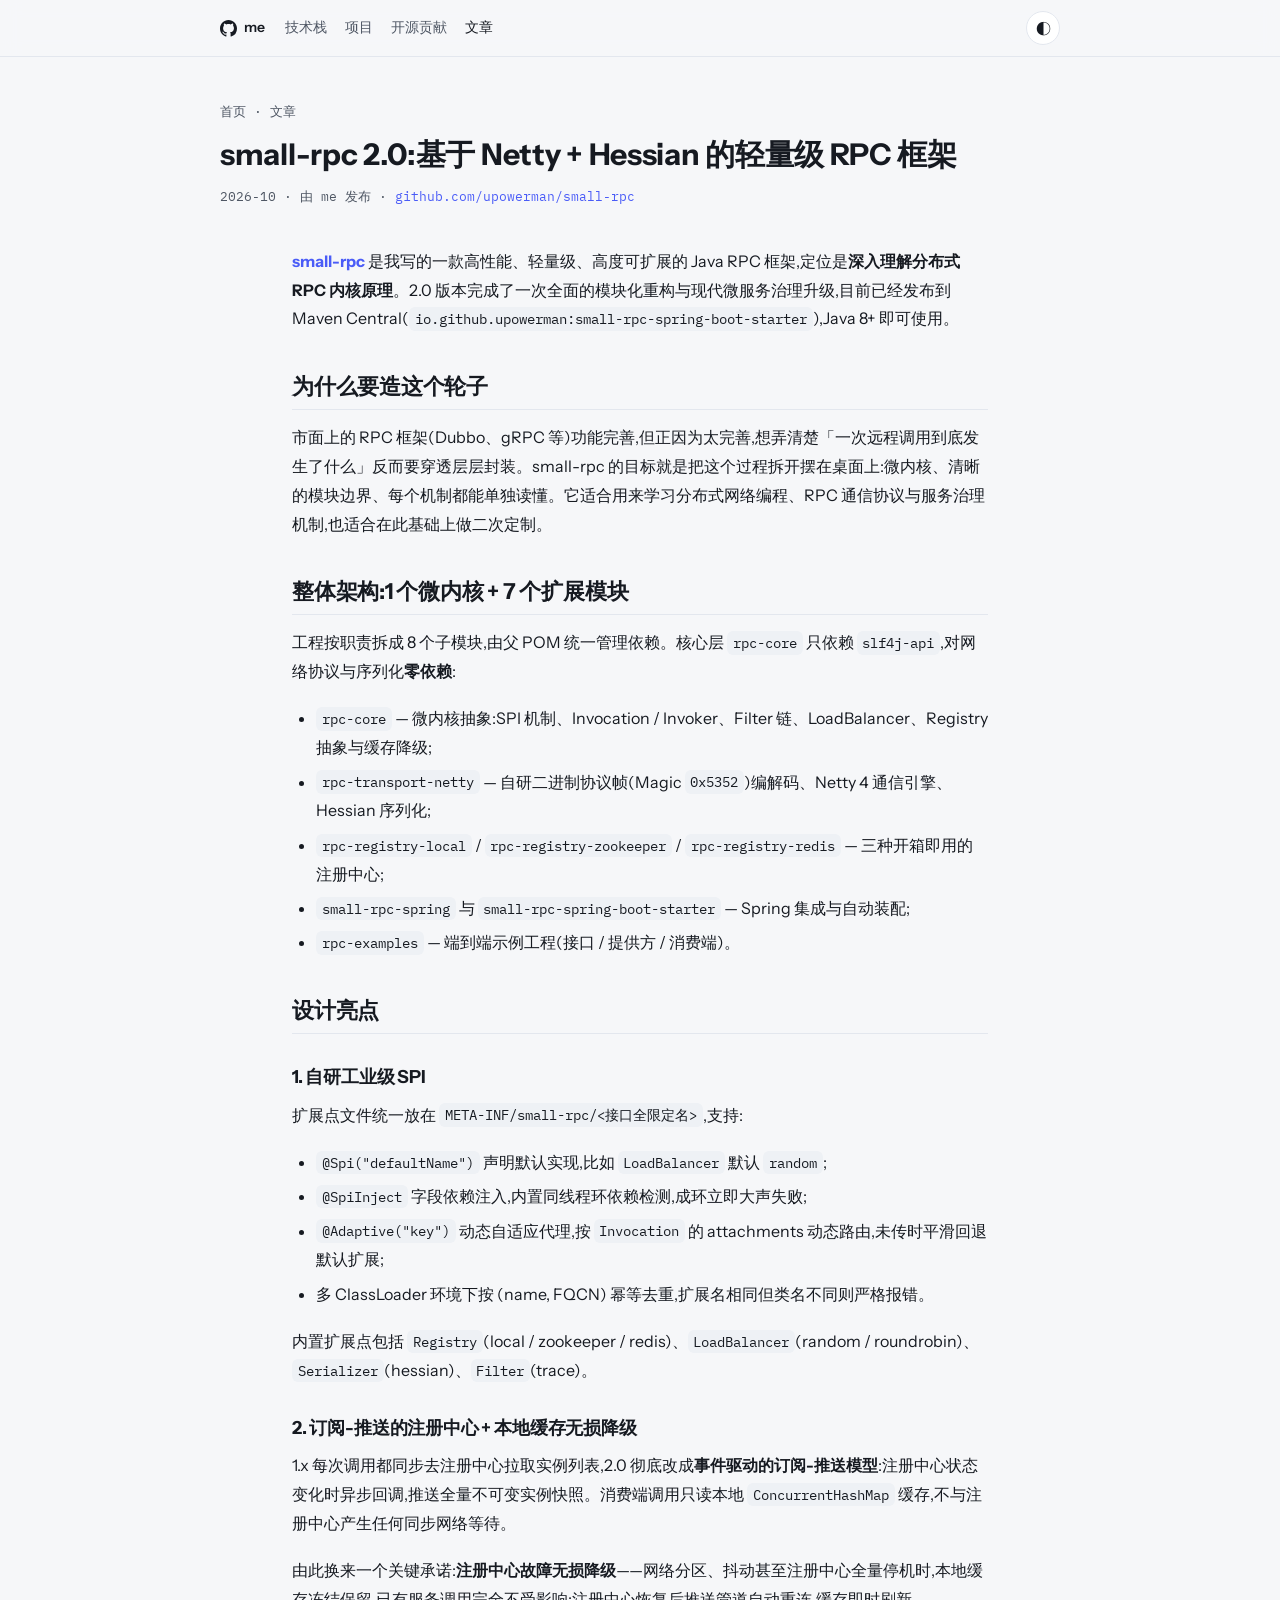
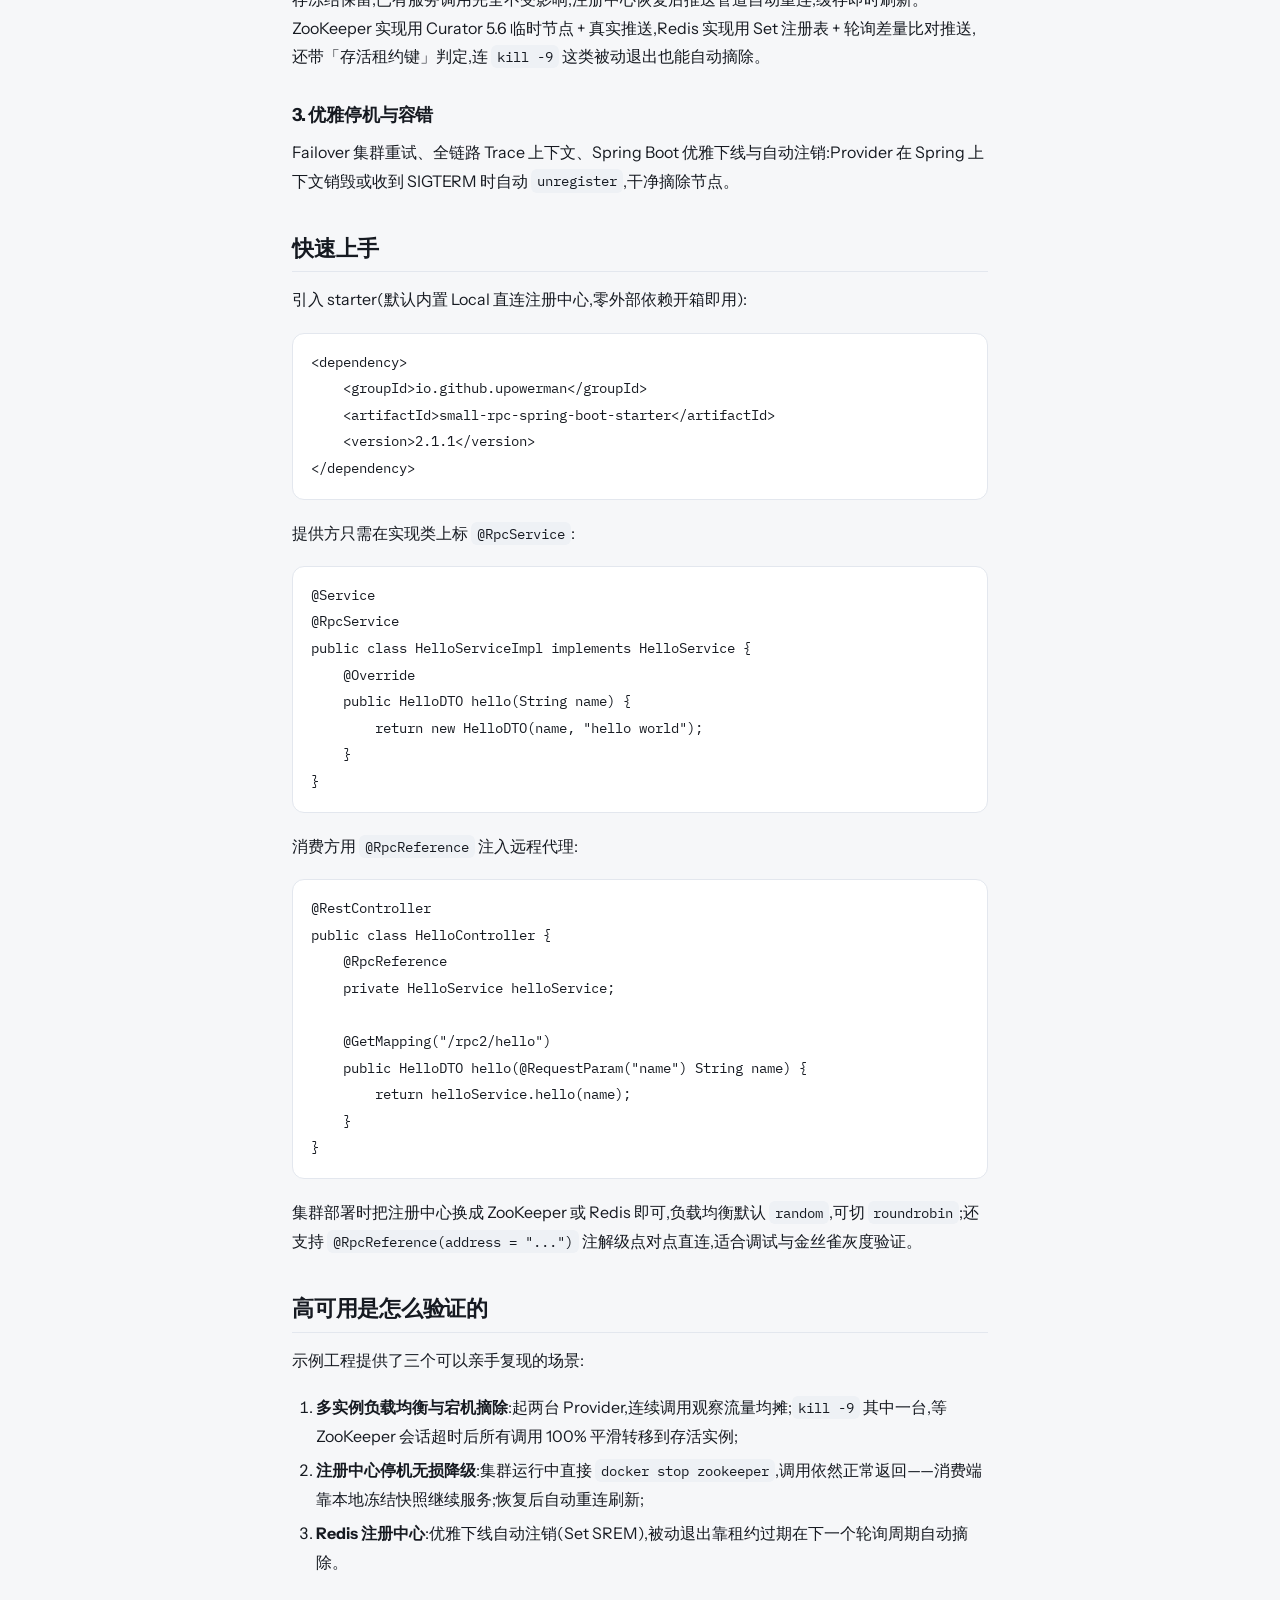
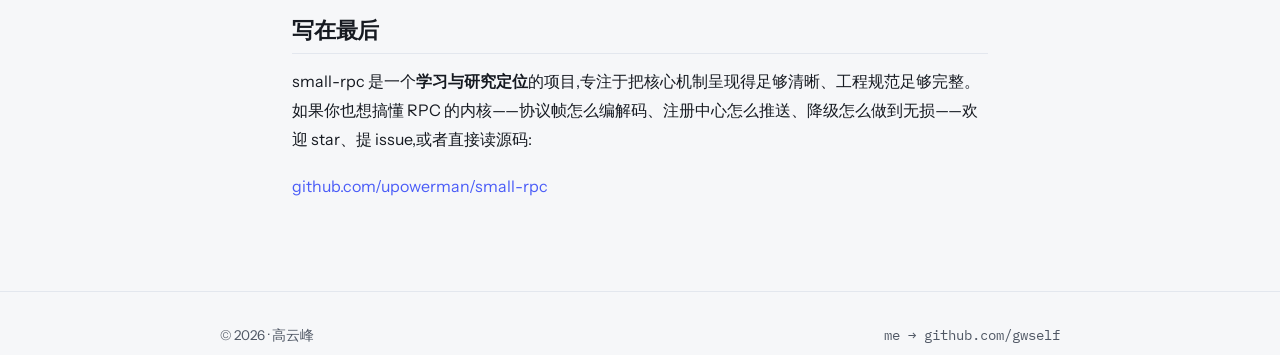
<file: post/small-rpc-intro/index.html>
<!DOCTYPE html>
<html lang="zh-cn">
<head>
  <meta charset="utf-8">
  <meta name="viewport" content="width=device-width">
  <title>small-rpc 2.0:基于 Netty + Hessian 的轻量级 RPC 框架</title>
  <meta name="description" content="介绍我写的轻量级 RPC 框架 small-rpc:微内核架构、自研 SPI、注册中心订阅推送与缓存降级,以及快速上手示例。" />
  <meta name="robots" content="index,follow" />
  <meta name="keywords" content="RPC,Netty,Hessian,Java,微内核,SPI,注册中心,small-rpc" />
  <link rel="canonical" href="https://blog.yunitytech.top/post/small-rpc-intro/" />
  <meta property="og:type" content="article" />
  <meta property="og:site_name" content="高云峰的博客" />
  <meta property="og:title" content="small-rpc 2.0:基于 Netty + Hessian 的轻量级 RPC 框架" />
  <meta property="og:description" content="微内核架构、自研 SPI、注册中心订阅推送与缓存降级,以及快速上手示例。" />
  <meta property="og:url" content="https://blog.yunitytech.top/post/small-rpc-intro/" />
  <meta property="og:image" content="https://blog.yunitytech.top/images/avatar.png" />
  <meta property="og:locale" content="zh_CN" />
  <meta property="article:published_time" content="2026-10-06" />
  <script type="application/ld+json">
  {
    "@context": "https://schema.org",
    "@type": "BlogPosting",
    "headline": "small-rpc 2.0:基于 Netty + Hessian 的轻量级 RPC 框架",
    "url": "https://blog.yunitytech.top/post/small-rpc-intro/",
    "datePublished": "2026-10-06",
    "dateModified": "2026-10-06",
    "inLanguage": "zh-CN",
    "author": { "@type": "Person", "name": "高云峰", "url": "https://blog.yunitytech.top/" },
    "mainEntityOfPage": "https://blog.yunitytech.top/post/small-rpc-intro/"
  }
  </script>
  <link rel="icon" href="../../images/github.png">
  <link rel="stylesheet" href="https://fonts.googleapis.com/css2?family=Instrument+Sans:wght@400;500;600;700&family=IBM+Plex+Mono:wght@400;600&display=swap">
  <link rel="stylesheet" href="../../css/main.css">
  <script>
    (function(){
      var T = function(d){ if(d){ document.documentElement.setAttribute('data-theme', d); } };
      try { var s = localStorage.getItem('gw-theme'); if (s) T(s); } catch(e){}
      window.__toggleTheme = function(){
        var cur = document.documentElement.getAttribute('data-theme');
        var dark = cur === 'dark' || (!cur && window.matchMedia && window.matchMedia('(prefers-color-scheme: dark)').matches);
        var next = dark ? 'light' : 'dark';
        document.documentElement.setAttribute('data-theme', next);
        try { localStorage.setItem('gw-theme', next); } catch(e){}
      };
    })();
  </script>
</head>
<body>

  <nav class="site-nav">
    <div class="wrap">
      <a class="nav-me" href="https://github.com/gwself" target="_blank" rel="noopener" title="me → github.com/gwself">
        <svg height="17" width="17" viewBox="0 0 16 16" aria-hidden="true"><path fill-rule="evenodd" d="M8 0C3.58 0 0 3.58 0 8c0 3.54 2.29 6.53 5.47 7.59.4.07.55-.17.55-.38 0-.19-.01-.82-.01-1.49-2.01.37-2.53-.49-2.69-.94-.09-.23-.48-.94-.82-1.13-.28-.15-.68-.52-.01-.53.63-.01 1.08.58 1.23.82.72 1.21 1.87.87 2.33.66.07-.52.28-.87.51-1.07-1.78-.2-3.64-.89-3.64-3.95 0-.87.31-1.59.82-2.15-.08-.2-.36-1.02.08-2.12 0 0 .67-.21 2.2.82.64-.18 1.32-.27 2-.27.68 0 1.36.09 2 .27 1.53-1.04 2.2-.82 2.2-.82.44 1.1.16 1.92.08 2.12.51.56.82 1.27.82 2.15 0 3.07-1.87 3.75-3.65 3.95.29.25.54.73.54 1.48 0 1.07-.01 1.93-.01 2.2 0 .21.15.46.55.38A8.013 8.013 0 0016 8c0-4.42-3.58-8-8-8z"/></svg>
        me
      </a>
      <nav class="nav-links">
        <a href="../../index.html#skills">技术栈</a>
        <a href="../../index.html#projects">项目</a>
        <a href="../../index.html#contribs">开源贡献</a>
        <a href="../index.html" style="color:var(--fg)">文章</a>
      </nav>
      <button class="theme-toggle" id="themeBtn" aria-label="切换主题" onclick="__toggleTheme()">◐</button>
    </div>
  </nav>

  <div class="article-head wrap">
    <p class="crumbs"><a href="../../index.html">首页</a> · <a href="../index.html">文章</a></p>
    <h1>small-rpc 2.0:基于 Netty + Hessian 的轻量级 RPC 框架</h1>
    <p class="meta">2026-10 · 由 me 发布 · <a href="https://github.com/upowerman/small-rpc" target="_blank" rel="noopener">github.com/upowerman/small-rpc</a></p>
  </div>

  <article class="article-body wrap">
    <p><strong><a href="https://github.com/upowerman/small-rpc" target="_blank" rel="noopener">small-rpc</a></strong> 是我写的一款高性能、轻量级、高度可扩展的 Java RPC 框架,定位是<strong>深入理解分布式 RPC 内核原理</strong>。2.0 版本完成了一次全面的模块化重构与现代微服务治理升级,目前已经发布到 Maven Central(<code>io.github.upowerman:small-rpc-spring-boot-starter</code>),Java 8+ 即可使用。</p>

    <h2>为什么要造这个轮子</h2>
    <p>市面上的 RPC 框架(Dubbo、gRPC 等)功能完善,但正因为太完善,想弄清楚「一次远程调用到底发生了什么」反而要穿透层层封装。small-rpc 的目标就是把这个过程拆开摆在桌面上:微内核、清晰的模块边界、每个机制都能单独读懂。它适合用来学习分布式网络编程、RPC 通信协议与服务治理机制,也适合在此基础上做二次定制。</p>

    <h2>整体架构:1 个微内核 + 7 个扩展模块</h2>
    <p>工程按职责拆成 8 个子模块,由父 POM 统一管理依赖。核心层 <code>rpc-core</code> 只依赖 <code>slf4j-api</code>,对网络协议与序列化<strong>零依赖</strong>:</p>
    <ul>
      <li><code>rpc-core</code> — 微内核抽象:SPI 机制、Invocation / Invoker、Filter 链、LoadBalancer、Registry 抽象与缓存降级;</li>
      <li><code>rpc-transport-netty</code> — 自研二进制协议帧(Magic <code>0x5352</code>)编解码、Netty 4 通信引擎、Hessian 序列化;</li>
      <li><code>rpc-registry-local</code> / <code>rpc-registry-zookeeper</code> / <code>rpc-registry-redis</code> — 三种开箱即用的注册中心;</li>
      <li><code>small-rpc-spring</code> 与 <code>small-rpc-spring-boot-starter</code> — Spring 集成与自动装配;</li>
      <li><code>rpc-examples</code> — 端到端示例工程(接口 / 提供方 / 消费端)。</li>
    </ul>

    <h2>设计亮点</h2>

    <h3>1. 自研工业级 SPI</h3>
    <p>扩展点文件统一放在 <code>META-INF/small-rpc/&lt;接口全限定名&gt;</code>,支持:</p>
    <ul>
      <li><code>@Spi("defaultName")</code> 声明默认实现,比如 <code>LoadBalancer</code> 默认 <code>random</code>;</li>
      <li><code>@SpiInject</code> 字段依赖注入,内置同线程环依赖检测,成环立即大声失败;</li>
      <li><code>@Adaptive("key")</code> 动态自适应代理,按 <code>Invocation</code> 的 attachments 动态路由,未传时平滑回退默认扩展;</li>
      <li>多 ClassLoader 环境下按 (name, FQCN) 幂等去重,扩展名相同但类名不同则严格报错。</li>
    </ul>
    <p>内置扩展点包括 <code>Registry</code>(local / zookeeper / redis)、<code>LoadBalancer</code>(random / roundrobin)、<code>Serializer</code>(hessian)、<code>Filter</code>(trace)。</p>

    <h3>2. 订阅-推送的注册中心 + 本地缓存无损降级</h3>
    <p>1.x 每次调用都同步去注册中心拉取实例列表,2.0 彻底改成<strong>事件驱动的订阅-推送模型</strong>:注册中心状态变化时异步回调,推送全量不可变实例快照。消费端调用只读本地 <code>ConcurrentHashMap</code> 缓存,不与注册中心产生任何同步网络等待。</p>
    <p>由此换来一个关键承诺:<strong>注册中心故障无损降级</strong>——网络分区、抖动甚至注册中心全量停机时,本地缓存冻结保留,已有服务调用完全不受影响;注册中心恢复后推送管道自动重连,缓存即时刷新。ZooKeeper 实现用 Curator 5.6 临时节点 + 真实推送,Redis 实现用 Set 注册表 + 轮询差量比对推送,还带「存活租约键」判定,连 <code>kill -9</code> 这类被动退出也能自动摘除。</p>

    <h3>3. 优雅停机与容错</h3>
    <p>Failover 集群重试、全链路 Trace 上下文、Spring Boot 优雅下线与自动注销:Provider 在 Spring 上下文销毁或收到 SIGTERM 时自动 <code>unregister</code>,干净摘除节点。</p>

    <h2>快速上手</h2>
    <p>引入 starter(默认内置 Local 直连注册中心,零外部依赖开箱即用):</p>
<pre><code>&lt;dependency&gt;
    &lt;groupId&gt;io.github.upowerman&lt;/groupId&gt;
    &lt;artifactId&gt;small-rpc-spring-boot-starter&lt;/artifactId&gt;
    &lt;version&gt;2.1.1&lt;/version&gt;
&lt;/dependency&gt;</code></pre>

    <p>提供方只需在实现类上标 <code>@RpcService</code>:</p>
<pre><code>@Service
@RpcService
public class HelloServiceImpl implements HelloService {
    @Override
    public HelloDTO hello(String name) {
        return new HelloDTO(name, "hello world");
    }
}</code></pre>

    <p>消费方用 <code>@RpcReference</code> 注入远程代理:</p>
<pre><code>@RestController
public class HelloController {
    @RpcReference
    private HelloService helloService;

    @GetMapping("/rpc2/hello")
    public HelloDTO hello(@RequestParam("name") String name) {
        return helloService.hello(name);
    }
}</code></pre>

    <p>集群部署时把注册中心换成 ZooKeeper 或 Redis 即可,负载均衡默认 <code>random</code>,可切 <code>roundrobin</code>;还支持 <code>@RpcReference(address = "...")</code> 注解级点对点直连,适合调试与金丝雀灰度验证。</p>

    <h2>高可用是怎么验证的</h2>
    <p>示例工程提供了三个可以亲手复现的场景:</p>
    <ol>
      <li><strong>多实例负载均衡与宕机摘除</strong>:起两台 Provider,连续调用观察流量均摊;<code>kill -9</code> 其中一台,等 ZooKeeper 会话超时后所有调用 100% 平滑转移到存活实例;</li>
      <li><strong>注册中心停机无损降级</strong>:集群运行中直接 <code>docker stop zookeeper</code>,调用依然正常返回——消费端靠本地冻结快照继续服务;恢复后自动重连刷新;</li>
      <li><strong>Redis 注册中心</strong>:优雅下线自动注销(Set SREM),被动退出靠租约过期在下一个轮询周期自动摘除。</li>
    </ol>

    <h2>写在最后</h2>
    <p>small-rpc 是一个<strong>学习与研究定位</strong>的项目,专注于把核心机制呈现得足够清晰、工程规范足够完整。如果你也想搞懂 RPC 的内核——协议帧怎么编解码、注册中心怎么推送、降级怎么做到无损——欢迎 star、提 issue,或者直接读源码:</p>
    <p><a href="https://github.com/upowerman/small-rpc" target="_blank" rel="noopener">github.com/upowerman/small-rpc</a></p>
  </article>

  <footer class="site-footer">
    <div class="wrap">
      <span>© <span id="year">2026</span> · 高云峰</span>
      <a href="https://github.com/gwself" target="_blank" rel="noopener" class="mono">me → github.com/gwself</a>
    </div>
  </footer>

  <script>document.getElementById('year').textContent = new Date().getFullYear();</script>
</body>
</html>
</file>
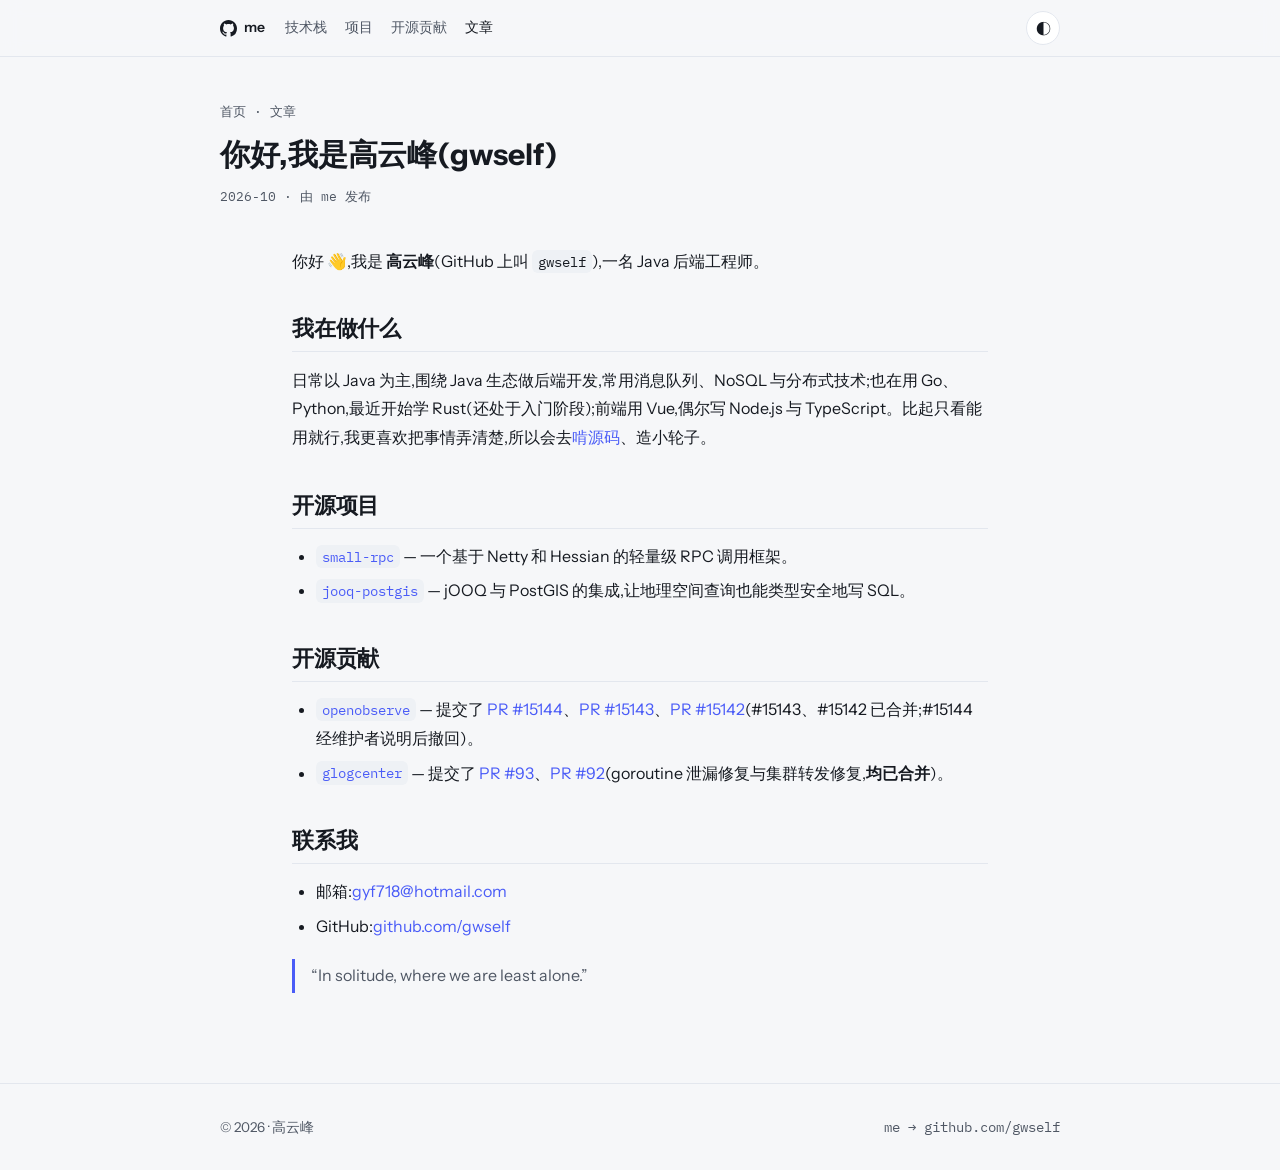
<file: post/title_of_the_post/index.html>
<!DOCTYPE html>
<html lang="zh-cn">
<head>
  <meta charset="utf-8">
  <meta name="viewport" content="width=device-width">
  <title>你好,我是高云峰(gwself)</title>
  <meta name="description" content="高云峰(gwself)的个人介绍:技术栈、开源项目与联系方式。" />
  <meta name="robots" content="index,follow" />
  <link rel="canonical" href="https://blog.yunitytech.top/post/title_of_the_post/" />
  <meta property="og:type" content="article" />
  <meta property="og:site_name" content="高云峰的博客" />
  <meta property="og:title" content="你好,我是高云峰(gwself)" />
  <meta property="og:description" content="高云峰的个人介绍:技术栈、开源项目与联系方式。" />
  <meta property="og:url" content="https://blog.yunitytech.top/post/title_of_the_post/" />
  <meta property="og:image" content="https://blog.yunitytech.top/images/avatar.png" />
  <meta property="og:locale" content="zh_CN" />
  <meta property="article:published_time" content="2026-10-06" />
  <script type="application/ld+json">
  {
    "@context": "https://schema.org",
    "@type": "BlogPosting",
    "headline": "你好,我是高云峰(gwself)",
    "url": "https://blog.yunitytech.top/post/title_of_the_post/",
    "datePublished": "2026-10-06",
    "dateModified": "2026-10-06",
    "inLanguage": "zh-CN",
    "author": { "@type": "Person", "name": "高云峰", "url": "https://blog.yunitytech.top/" },
    "mainEntityOfPage": "https://blog.yunitytech.top/post/title_of_the_post/"
  }
  </script>
  <link rel="icon" href="../../images/github.png">
  <link rel="stylesheet" href="https://fonts.googleapis.com/css2?family=Instrument+Sans:wght@400;500;600;700&family=IBM+Plex+Mono:wght@400;600&display=swap">
  <link rel="stylesheet" href="../../css/main.css">
  <script>
    (function(){
      var T = function(d){ if(d){ document.documentElement.setAttribute('data-theme', d); } };
      try { var s = localStorage.getItem('gw-theme'); if (s) T(s); } catch(e){}
      window.__toggleTheme = function(){
        var cur = document.documentElement.getAttribute('data-theme');
        var dark = cur === 'dark' || (!cur && window.matchMedia && window.matchMedia('(prefers-color-scheme: dark)').matches);
        var next = dark ? 'light' : 'dark';
        document.documentElement.setAttribute('data-theme', next);
        try { localStorage.setItem('gw-theme', next); } catch(e){}
      };
    })();
  </script>
</head>
<body>

  <nav class="site-nav">
    <div class="wrap">
      <a class="nav-me" href="https://github.com/gwself" target="_blank" rel="noopener" title="me → github.com/gwself">
        <svg height="17" width="17" viewBox="0 0 16 16" aria-hidden="true"><path fill-rule="evenodd" d="M8 0C3.58 0 0 3.58 0 8c0 3.54 2.29 6.53 5.47 7.59.4.07.55-.17.55-.38 0-.19-.01-.82-.01-1.49-2.01.37-2.53-.49-2.69-.94-.09-.23-.48-.94-.82-1.13-.28-.15-.68-.52-.01-.53.63-.01 1.08.58 1.23.82.72 1.21 1.87.87 2.33.66.07-.52.28-.87.51-1.07-1.78-.2-3.64-.89-3.64-3.95 0-.87.31-1.59.82-2.15-.08-.2-.36-1.02.08-2.12 0 0 .67-.21 2.2.82.64-.18 1.32-.27 2-.27.68 0 1.36.09 2 .27 1.53-1.04 2.2-.82 2.2-.82.44 1.1.16 1.92.08 2.12.51.56.82 1.27.82 2.15 0 3.07-1.87 3.75-3.65 3.95.29.25.54.73.54 1.48 0 1.07-.01 1.93-.01 2.2 0 .21.15.46.55.38A8.013 8.013 0 0016 8c0-4.42-3.58-8-8-8z"/></svg>
        me
      </a>
      <nav class="nav-links">
        <a href="../../index.html#skills">技术栈</a>
        <a href="../../index.html#projects">项目</a>
        <a href="../../index.html#contribs">开源贡献</a>
        <a href="../index.html" style="color:var(--fg)">文章</a>
      </nav>
      <button class="theme-toggle" id="themeBtn" aria-label="切换主题" onclick="__toggleTheme()">◐</button>
    </div>
  </nav>

  <div class="article-head wrap">
    <p class="crumbs"><a href="../../index.html">首页</a> · <a href="../index.html">文章</a></p>
    <h1>你好,我是高云峰(gwself)</h1>
    <p class="meta">2026-10 · 由 me 发布</p>
  </div>

  <article class="article-body wrap">
    <p>你好 👋,我是 <strong>高云峰</strong>(GitHub 上叫 <code>gwself</code>),一名 Java 后端工程师。</p>

    <h2>我在做什么</h2>
    <p>日常以 Java 为主,围绕 Java 生态做后端开发,常用消息队列、NoSQL 与分布式技术;也在用 Go、Python,最近开始学 Rust(还处于入门阶段);前端用 Vue,偶尔写 Node.js 与 TypeScript。比起只看能用就行,我更喜欢把事情弄清楚,所以会去<a href="https://github.com/gwself">啃源码</a>、造小轮子。</p>

    <h2>开源项目</h2>
    <ul>
      <li><a href="https://github.com/upowerman/small-rpc"><code>small-rpc</code></a> — 一个基于 Netty 和 Hessian 的轻量级 RPC 调用框架。</li>
      <li><a href="https://github.com/upowerman/jooq-postgis"><code>jooq-postgis</code></a> — jOOQ 与 PostGIS 的集成,让地理空间查询也能类型安全地写 SQL。</li>
    </ul>

    <h2>开源贡献</h2>
    <ul>
      <li><a href="https://github.com/openobserve/openobserve"><code>openobserve</code></a> — 提交了 <a href="https://github.com/openobserve/openobserve/pull/15144" target="_blank" rel="noopener">PR #15144</a>、<a href="https://github.com/openobserve/openobserve/pull/15143" target="_blank" rel="noopener">PR #15143</a>、<a href="https://github.com/openobserve/openobserve/pull/15142" target="_blank" rel="noopener">PR #15142</a>(#15143、#15142 已合并;#15144 经维护者说明后撤回)。</li>
      <li><a href="https://github.com/gotoeasy/glogcenter"><code>glogcenter</code></a> — 提交了 <a href="https://github.com/gotoeasy/glogcenter/pull/93" target="_blank" rel="noopener">PR #93</a>、<a href="https://github.com/gotoeasy/glogcenter/pull/92" target="_blank" rel="noopener">PR #92</a>(goroutine 泄漏修复与集群转发修复,<strong>均已合并</strong>)。</li>
    </ul>

    <h2>联系我</h2>
    <ul>
      <li>邮箱:<a href="mailto:gyf718@hotmail.com">gyf718@hotmail.com</a></li>
      <li>GitHub:<a href="https://github.com/gwself" target="_blank" rel="noopener">github.com/gwself</a></li>
    </ul>

    <blockquote>“In solitude, where we are least alone.”</blockquote>
  </article>

  <footer class="site-footer">
    <div class="wrap">
      <span>© <span id="year">2026</span> · 高云峰</span>
      <a href="https://github.com/gwself" target="_blank" rel="noopener" class="mono">me → github.com/gwself</a>
    </div>
  </footer>

  <script>document.getElementById('year').textContent = new Date().getFullYear();</script>
</body>
</html>
</file>
<file: css/main.css>
/* ============================================================
   gwself.github.io — site-wide design system
   Cover: colors/theme, typography, nav, hero, sections, cards,
   post list, article body, archives, footer, responsive.
   Single source of truth for the whole site.
   ============================================================ */

:root {
  /* Layout */
  --font-display: 'Instrument Sans', 'PingFang SC', 'Hiragino Sans GB', 'Microsoft YaHei', sans-serif;
  --font-body: 'Instrument Sans', 'PingFang SC', 'Hiragino Sans GB', 'Microsoft YaHei', sans-serif;
  --font-mono: 'IBM Plex Mono', ui-monospace, 'SFMono-Regular', Menlo, monospace;

  --bg: #f6f7f9;
  --surface: #ffffff;
  --surface-2: #eef1f5;
  --fg: #161a21;
  --muted: #4f5764;
  --line: #e3e7ee;
  --accent: #4a5cf7;
  --accent-ink: #ffffff;
  --accent-soft: #eaecff;
  --green: #1f9d55;
  --radius: 12px;
  --shadow: 0 1px 2px rgba(20,25,40,.06), 0 8px 24px -16px rgba(20,25,40,.28);

  --t-hero: clamp(34px, 5vw, 48px);
  --t-h1: 30px;
  --t-h2: 22px;
  --t-h3: 17px;
  --t-body: 16px;
  --t-sm: 13.5px;

  color-scheme: light;
}
@media (prefers-color-scheme: dark) {
  :root:not([data-theme="light"]) {
    --bg: #0e1217;
    --surface: #141a22;
    --surface-2: #1c2430;
    --fg: #e7ebf2;
    --muted: #a3adbc;
    --line: #232d3a;
    --accent: #7c8aff;
    --accent-ink: #0e1217;
    --accent-soft: #1d2440;
    --green: #3fbf74;
    --shadow: 0 1px 2px rgba(0,0,0,.25), 0 10px 28px -18px rgba(0,0,0,.6);
    color-scheme: dark;
  }
}
:root[data-theme="dark"] {
  --bg: #0e1217;
  --surface: #141a22;
  --surface-2: #1c2430;
  --fg: #e7ebf2;
  --muted: #a3adbc;
  --line: #232d3a;
  --accent: #7c8aff;
  --accent-ink: #0e1217;
  --accent-soft: #1d2440;
  --green: #3fbf74;
  --shadow: 0 1px 2px rgba(0,0,0,.25), 0 10px 28px -18px rgba(0,0,0,.6);
  color-scheme: dark;
}

* { box-sizing: border-box; }
html, body { margin: 0; padding: 0; }
body {
  background: var(--bg);
  color: var(--fg);
  font-family: var(--font-body);
  font-size: var(--t-body);
  line-height: 1.65;
  -webkit-font-smoothing: antialiased;
}
a { color: var(--accent); text-decoration: none; }
a:hover { text-decoration: underline; }
img { max-width: 100%; }
h1,h2,h3,h4 { font-family: var(--font-display); font-weight: 700; letter-spacing: -.01em; }
.mono { font-family: var(--font-mono); font-size: var(--t-sm); color: var(--muted); }

.wrap { max-width: 880px; margin: 0 auto; padding-inline: 20px; }

/* ================= Nav ================= */
.site-nav {
  position: sticky; top: env(safe-area-inset-top, 0px); z-index: 20;
  background: color-mix(in srgb, var(--bg) 84%, transparent);
  backdrop-filter: blur(10px);
  border-bottom: 1px solid var(--line);
}
.site-nav .wrap { display: flex; align-items: center; gap: 20px; padding-block: 11px; }
.nav-me {
  display: inline-flex; align-items: center; gap: 7px;
  font-size: 14px; font-weight: 600; color: var(--fg);
  font-family: var(--font-display);
}
.nav-me svg path { fill: var(--fg); }
.nav-me:hover { color: var(--accent); text-decoration: none; }
.nav-me:hover svg path { fill: var(--accent); }
.nav-links { display: flex; gap: 18px; flex: 1; flex-wrap: wrap; }
.nav-links a { color: var(--muted); font-size: 14px; font-weight: 500; }
.nav-links a:hover { color: var(--fg); text-decoration: none; }
.theme-toggle {
  border: 1px solid var(--line); background: var(--surface); color: var(--fg);
  border-radius: 999px; width: 34px; height: 34px; cursor: pointer;
  font-size: 15px; line-height: 1; flex: none;
}
.theme-toggle:focus-visible { outline: 2px solid var(--accent); outline-offset: 2px; }

/* ================= Hero ================= */
.hero { padding-block: 52px 40px; }
.eyebrow {
  font-family: var(--font-mono); font-size: 13px; letter-spacing: .12em;
  text-transform: uppercase; color: var(--muted); font-weight: 600;
}
h1.hero-title {
  font-size: var(--t-hero); line-height: 1.12; margin: 16px 0 14px; max-width: 20ch;
}
.hero-sub { font-size: 18px; color: var(--muted); margin: 0; max-width: 56ch; }
.hero .actions { display: flex; flex-wrap: wrap; gap: 12px; margin-top: 28px; }
.btn {
  display: inline-flex; align-items: center; gap: 8px;
  padding: 10px 18px; border-radius: 8px; font-weight: 600; font-size: 14px;
  border: 1px solid var(--line); background: var(--surface); color: var(--fg);
}
.btn.primary { background: var(--accent); border-color: transparent; color: var(--accent-ink); }
.btn:hover { text-decoration: none; filter: brightness(1.05); }

/* ================= Sections ================= */
section { padding-block: 40px; }
section + section { border-top: 1px solid var(--line); }
.page-head { padding-block: 56px 8px; }
.page-head h1 { font-size: var(--t-h1); margin: 0; }
.page-head .mono { margin-top: 8px; display: inline-block; }
.sec-head { display: flex; align-items: baseline; justify-content: space-between; margin-bottom: 24px; }
.sec-head h2 { font-size: var(--t-h2); margin: 0; }
.sec-head .mono { font-size: 12px; letter-spacing: .06em; }

/* Skills */
.skill-group { display: flex; flex-direction: column; gap: 18px; }
.skill-row { display: flex; gap: 16px; align-items: flex-start; flex-wrap: wrap; }
.skill-label {
  font-family: var(--font-mono); font-size: 12px; letter-spacing: .08em;
  color: var(--muted); min-width: 88px; padding-top: 9px; flex: none;
}
.skills { display: flex; flex-wrap: wrap; gap: 10px; flex: 1; min-width: 0; }
.dot-accent { background: var(--accent); }
.chip {
  display: inline-flex; align-items: center; gap: 8px;
  padding: 7px 14px; border-radius: 999px; font-size: 14px; font-weight: 500;
  background: var(--surface); border: 1px solid var(--line);
}
.dot { width: 9px; height: 9px; border-radius: 50%; flex: none; }

/* Cards */
.grid { display: grid; grid-template-columns: repeat(auto-fit, minmax(280px, 1fr)); gap: 16px; }
.card {
  background: var(--surface); border: 1px solid var(--line); border-radius: var(--radius);
  padding: 22px; box-shadow: var(--shadow); display: flex; flex-direction: column; gap: 12px;
}
.card h3 { margin: 0; font-size: var(--t-h3); }
.card h3 a { color: var(--fg); } .card h3 a:hover { color: var(--accent); text-decoration: none; }
.card p { margin: 0; color: var(--muted); font-size: 14px; line-height: 1.55; }
.card .meta { display: flex; flex-wrap: wrap; gap: 14px; align-items: center; font-size: 13px; color: var(--muted); margin-top: auto; }
.card .meta .lang { display: inline-flex; align-items: center; gap: 6px; }

.badge { font-family: var(--font-mono); font-size: 11px; padding: 3px 8px; border-radius: 999px; white-space: nowrap; }
.badge.review { background: var(--accent-soft); color: var(--accent); }
.badge.merged { background: rgba(31,157,85,.14); color: var(--green); }

/* Contributions */
.contribs { display: flex; flex-direction: column; gap: 12px; }
.contrib {
  display: flex; align-items: flex-start; gap: 20px; flex-wrap: wrap;
  background: var(--surface); border: 1px solid var(--line); border-radius: var(--radius); padding: 18px 20px;
}
.contrib .who { font-family: var(--font-mono); font-size: 13px; color: var(--muted); min-width: 170px; padding-top: 1px; }
.contrib .what { flex: 1; min-width: 0; }
.contrib .what .t { font-weight: 600; font-size: 15px; }
.contrib .what .t a { color: var(--fg); } .contrib .what .t a:hover { color: var(--accent); text-decoration: none; }
.contrib .what .d { color: var(--muted); font-size: 13.5px; margin-top: 2px; }
.prlinks { display: flex; flex-wrap: wrap; gap: 12px; margin-top: 8px; }
.prlinks a { font-family: var(--font-mono); font-size: 12.5px; color: var(--muted); }
.prlinks a:hover { color: var(--accent); }

/* ================= Post list / timeline ================= */
.timeline { position: relative; padding-left: 24px; }
.timeline::before { content: ""; position: absolute; left: 6px; top: 5px; bottom: 8px; width: 1px; background: var(--line); }
.tl-item { position: relative; padding-bottom: 24px; }
.tl-item::before {
  content: ""; position: absolute; left: -24px; top: 8px;
  width: 9px; height: 9px; border-radius: 50%; background: var(--accent); border: 2px solid var(--bg);
}
.tl-item:last-child { padding-bottom: 0; }
.tl-item time { font-family: var(--font-mono); font-size: 12.5px; color: var(--muted); letter-spacing: .04em; }
.tl-item .tt { font-weight: 600; font-size: 15.5px; margin: 2px 0 3px; }
.tl-item .tt a { color: var(--fg); } .tl-item .tt a:hover { color: var(--accent); text-decoration: none; }
.tl-item p { margin: 0; color: var(--muted); font-size: 14px; }

/* Empty state */
.empty {
  border: 1px dashed var(--line); border-radius: var(--radius);
  padding: 40px 24px; text-align: center; color: var(--muted);
}

/* Archives (tags/categories) */
.archive-items { display: flex; flex-wrap: wrap; gap: 12px; }
.archive-items a.pill {
  display: inline-flex; align-items: center; gap: 8px;
  background: var(--surface); border: 1px solid var(--line); border-radius: 999px;
  padding: 8px 16px; color: var(--fg); font-weight: 600; font-size: 14px;
}
.archive-items a.pill:hover { color: var(--accent); text-decoration: none; border-color: var(--accent); }
.archive-items a.pill .count { font-family: var(--font-mono); font-size: 12px; color: var(--muted); }

/* ================= Article body ================= */
.article-head { padding-block: 44px 8px; }
.article-head .crumbs { font-family: var(--font-mono); font-size: 12.5px; color: var(--muted); margin: 0 0 14px; }
.article-head .crumbs a { color: var(--muted); } .article-head .crumbs a:hover { color: var(--accent); }
.article-head h1 { font-size: var(--t-h1); margin: 0 0 10px; line-height: 1.25; }
.article-head .meta { font-family: var(--font-mono); font-size: 12.5px; color: var(--muted); }
.article-body {
  padding-block: 20px 48px; font-size: 16px; line-height: 1.8; max-width: 46em;
}
.article-body h1, .article-body h2, .article-body h3, .article-body h4 {
  margin: 1.8em 0 .6em; line-height: 1.3;
}
.article-body h1 { font-size: 26px; border-bottom: 1px solid var(--line); padding-bottom: .4em; }
.article-body h2 { font-size: 22px; border-bottom: 1px solid var(--line); padding-bottom: .35em; }
.article-body h3 { font-size: 18px; }
.article-body h4 { font-size: 16px; }
.article-body p { margin: 0 0 1.15em; }
.article-body ul, .article-body ol { margin: 0 0 1.15em; padding-left: 1.5em; }
.article-body li { margin-bottom: .35em; }
.article-body blockquote { margin: 0 0 1.15em; padding: .15em 1em; border-left: 3px solid var(--accent); color: var(--muted); }
.article-body code {
  font-family: var(--font-mono); font-size: .9em; background: var(--surface-2);
  padding: .15em .4em; border-radius: 6px;
}
.article-body pre {
  background: var(--surface); border: 1px solid var(--line); border-radius: var(--radius);
  padding: 16px 18px; overflow-x: auto; margin: 0 0 1.2em; line-height: 1.6;
}
.article-body pre code { background: none; padding: 0; border-radius: 0; }
.article-body table { border-collapse: collapse; margin: 0 0 1.2em; width: 100%; font-size: 14.5px; }
.article-body th, .article-body td { border: 1px solid var(--line); padding: 8px 12px; text-align: left; }
.article-body th { background: var(--surface-2); }
.article-body img { border-radius: var(--radius); }
.article-body hr { border: none; border-top: 1px solid var(--line); margin: 2em 0; }

/* ================= Taxonomy page (a tag/category listing) ================= */
.posts-mini { display: flex; flex-direction: column; gap: 6px; max-width: 46em; }
.posts-mini a { display: flex; justify-content: space-between; gap: 16px; padding: 10px 4px; color: var(--fg); border-bottom: 1px solid var(--line); font-size: 15px; }
.posts-mini a:hover { color: var(--accent); text-decoration: none; }
.posts-mini a .mono { font-size: 12px; }

/* ================= Footer ================= */
.site-footer { border-top: 1px solid var(--line); padding-block: 32px; margin-top: 24px; }
.site-footer .wrap { display: flex; flex-wrap: wrap; gap: 14px; align-items: center; justify-content: space-between; color: var(--muted); font-size: 13.5px; }
.site-footer a { color: var(--muted); } .site-footer a:hover { color: var(--accent); }

/* ================= Responsive ================= */
@media (max-width: 620px) {
  .nav-links { display: none; }
  .hero { padding-block: 40px 36px; }
  section { padding-block: 34px; }
  .hero-sub { font-size: 16px; }
  .contrib .who { min-width: 100%; }
}
</file>
